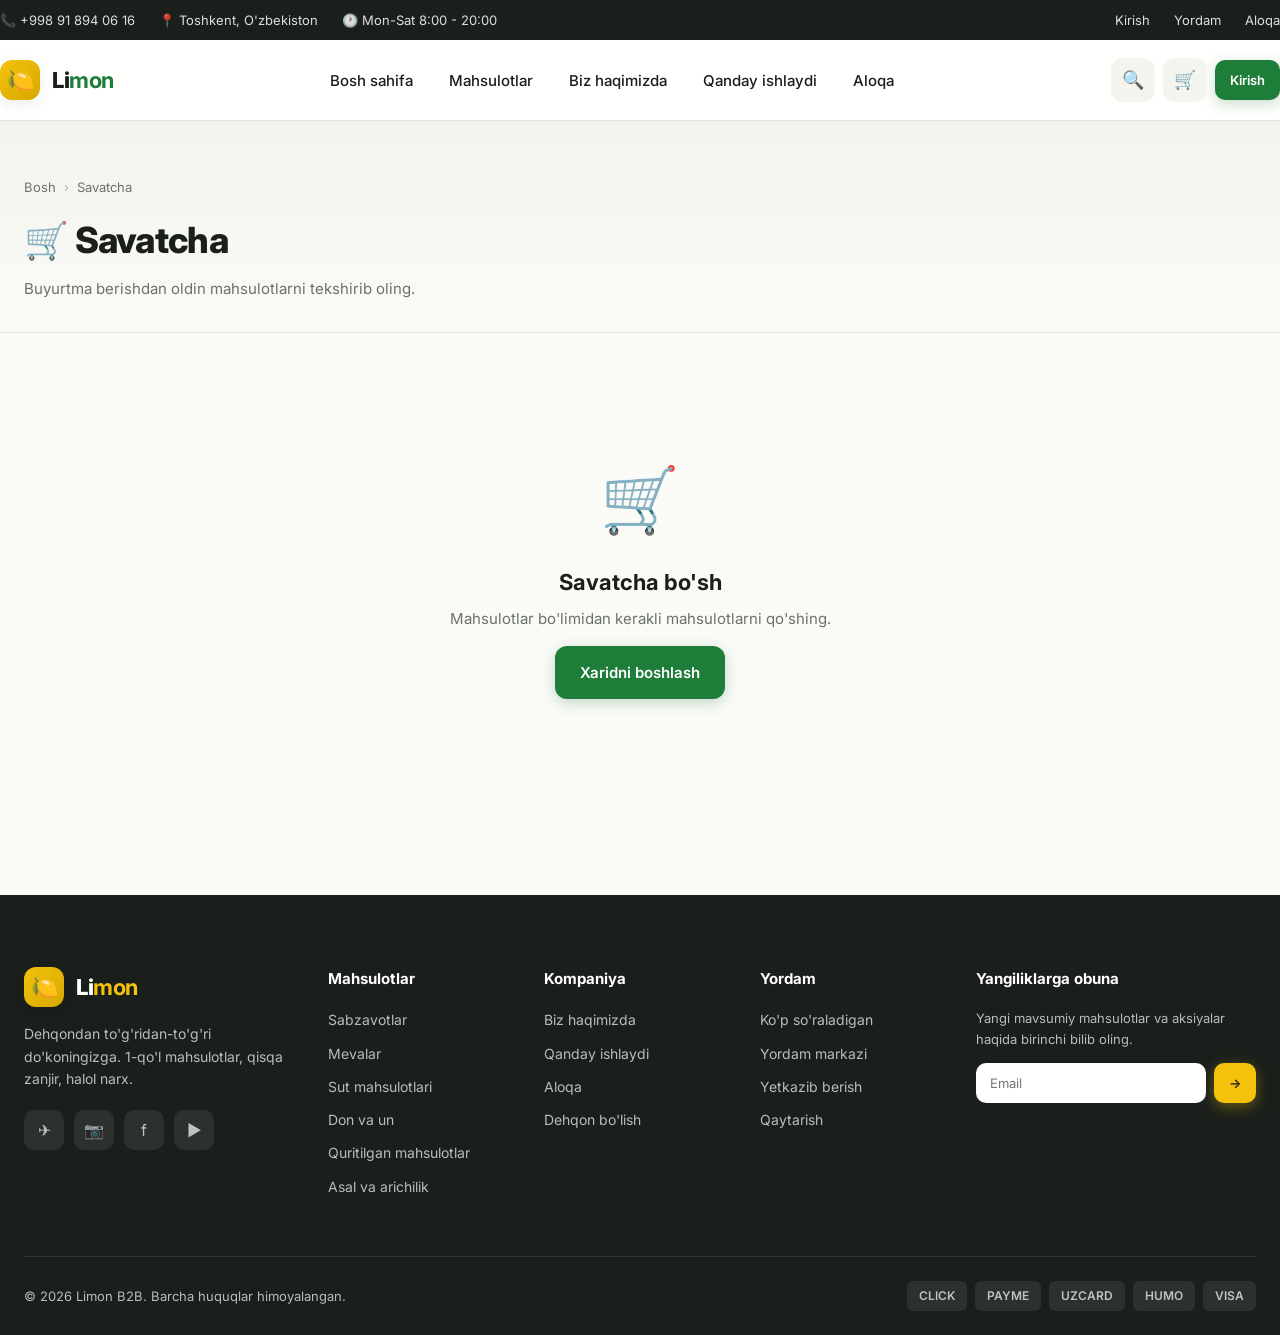
<file: cart.html>
<!DOCTYPE html>
<html lang="uz">
<head>
<meta charset="UTF-8">
<meta name="viewport" content="width=device-width, initial-scale=1.0">
<title>Savatcha — Limon</title>
<link href="https://fonts.googleapis.com/css2?family=Inter:wght@400;500;600;700;800;900&display=swap" rel="stylesheet">
<link rel="stylesheet" href="css/style.css">
<link rel="stylesheet" href="css/components.css">
<link rel="stylesheet" href="css/responsive.css">
</head>
<body data-page="cart">

<div id="headerSlot"></div>

<section class="page-head">
  <div class="container">
    <div class="breadcrumb">
      <a href="index.html">Bosh</a><span class="sep">›</span><span>Savatcha</span>
    </div>
    <h1>🛒 Savatcha</h1>
    <p>Buyurtma berishdan oldin mahsulotlarni tekshirib oling.</p>
  </div>
</section>

<section class="section-sm">
  <div class="container" id="cartRoot">
    <div class="spinner"></div>
  </div>
</section>

<div id="footerSlot"></div>

<script src="js/data.js"></script>
<script src="js/api.js"></script>
<script src="js/main.js"></script>
<script src="js/cart.js"></script>
</body>
</html>
</file>
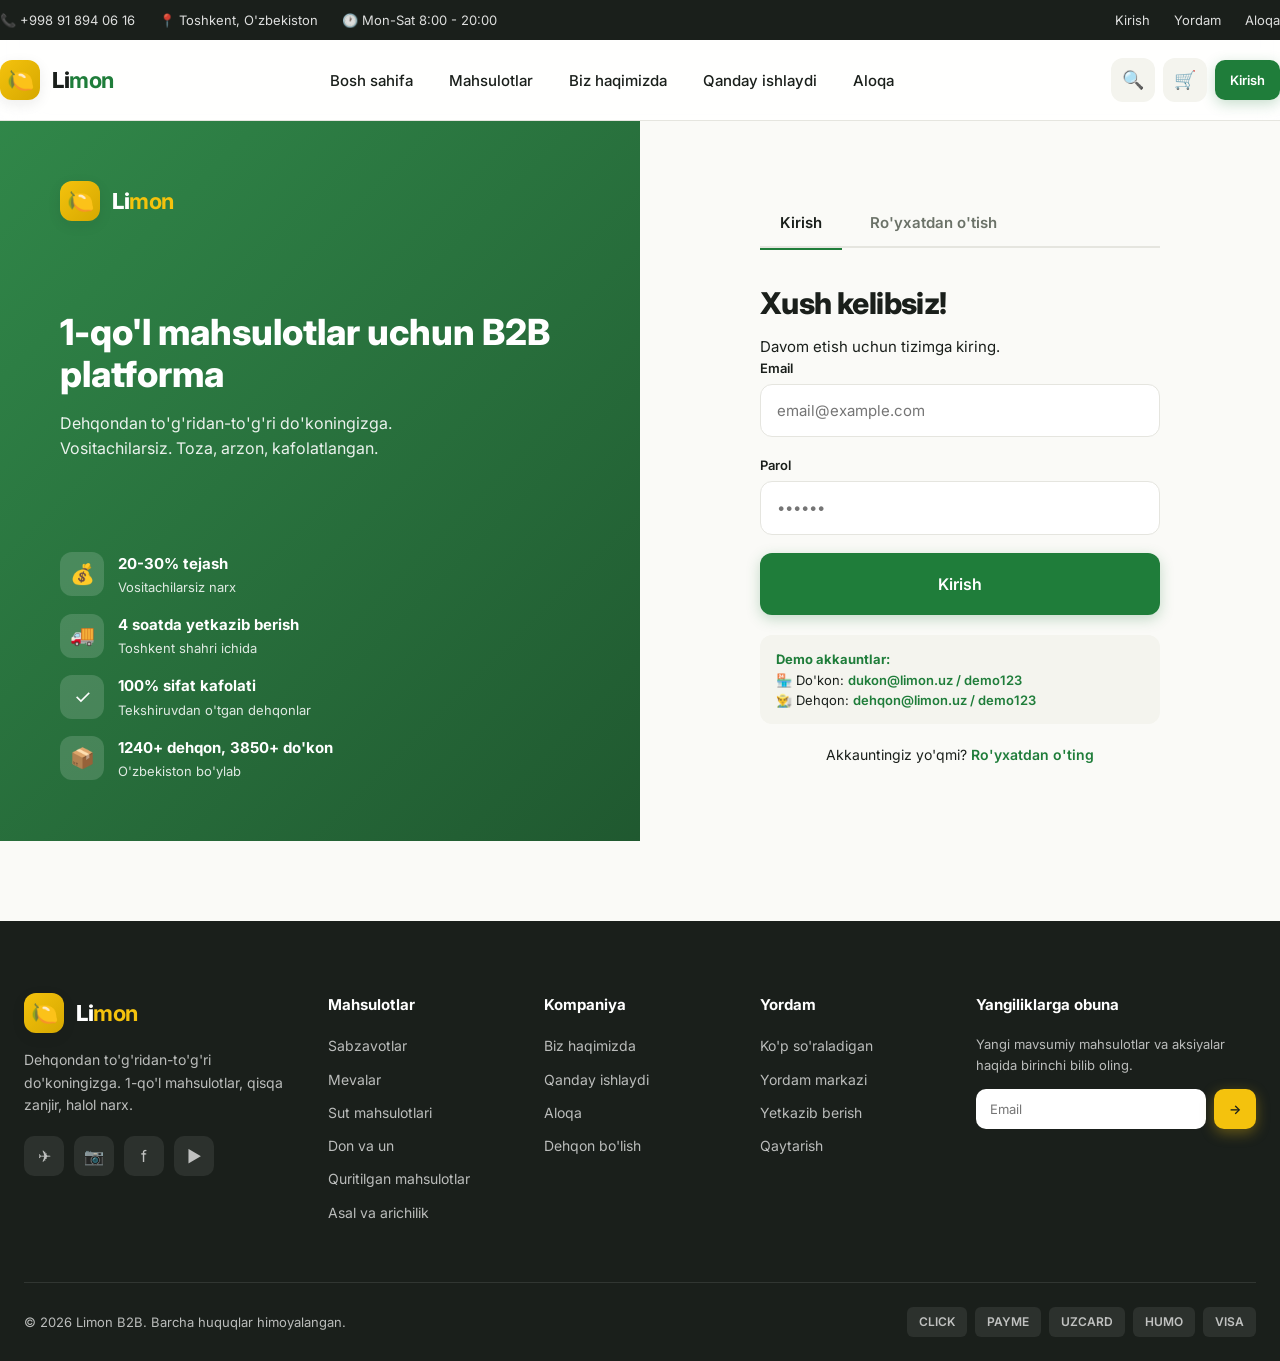
<file: checkout.html>
<!DOCTYPE html>
<html lang="uz">
<head>
<meta charset="UTF-8">
<meta name="viewport" content="width=device-width, initial-scale=1.0">
<title>Rasmiylashtirish — Limon</title>
<link href="https://fonts.googleapis.com/css2?family=Inter:wght@400;500;600;700;800;900&display=swap" rel="stylesheet">
<link rel="stylesheet" href="css/style.css">
<link rel="stylesheet" href="css/components.css">
<link rel="stylesheet" href="css/responsive.css">
</head>
<body data-page="checkout">

<div id="headerSlot"></div>

<section class="section-sm">
  <div class="container" id="checkoutRoot">
    <div class="spinner"></div>
  </div>
</section>

<div id="footerSlot"></div>

<script src="js/data.js"></script>
<script src="js/api.js"></script>
<script src="js/main.js"></script>
<script src="js/checkout.js"></script>
</body>
</html>
</file>
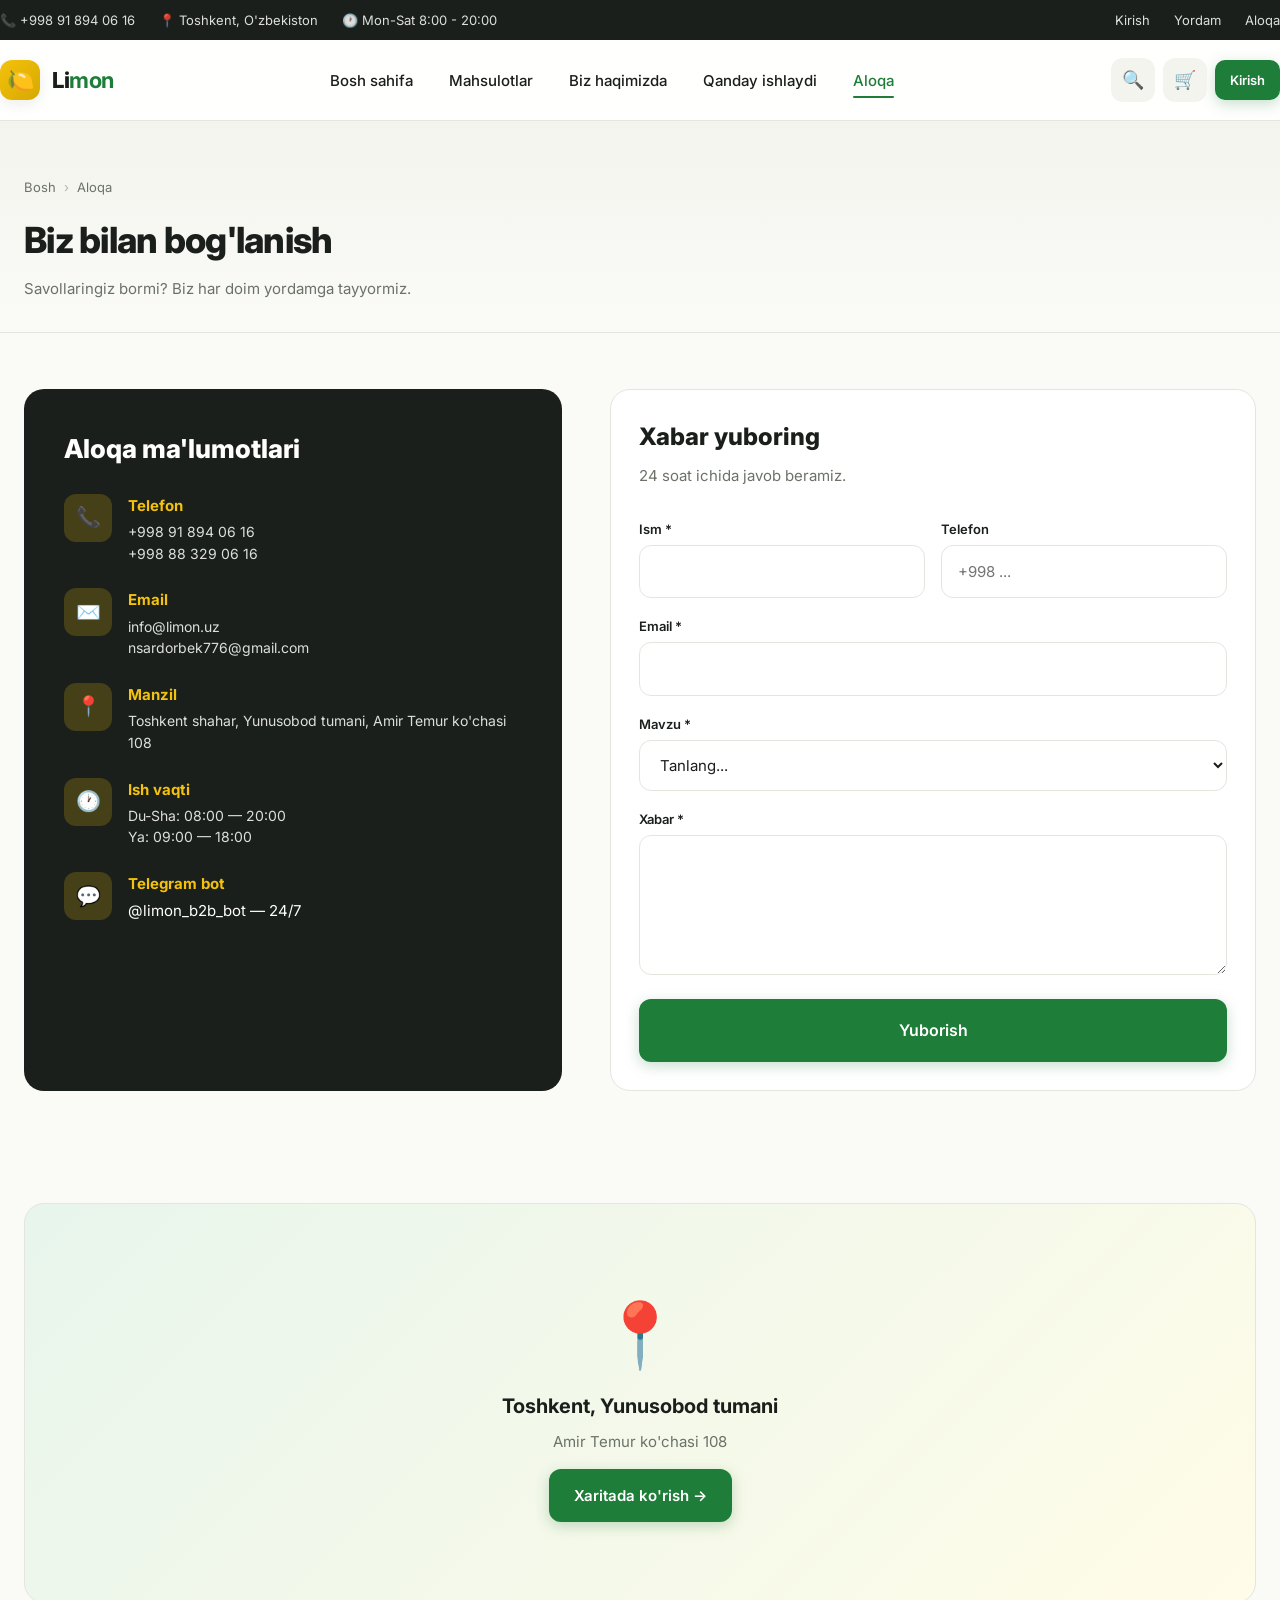
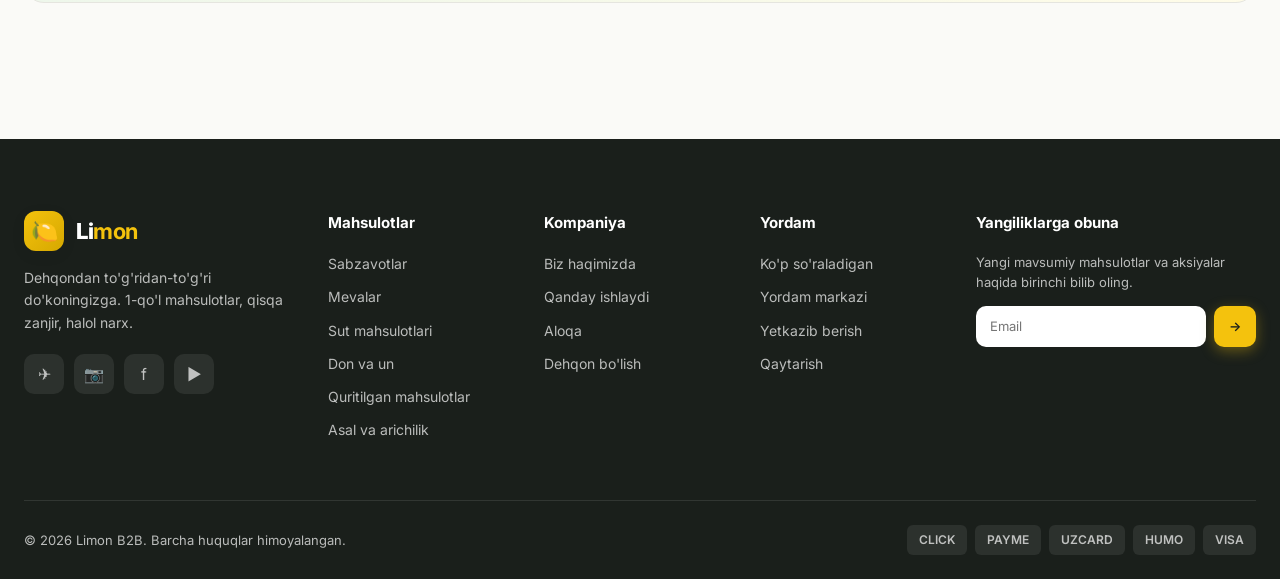
<file: contact.html>
<!DOCTYPE html>
<html lang="uz">
<head>
<meta charset="UTF-8">
<meta name="viewport" content="width=device-width, initial-scale=1.0">
<title>Aloqa — Limon</title>
<link href="https://fonts.googleapis.com/css2?family=Inter:wght@400;500;600;700;800;900&display=swap" rel="stylesheet">
<link rel="stylesheet" href="css/style.css">
<link rel="stylesheet" href="css/components.css">
<link rel="stylesheet" href="css/responsive.css">
</head>
<body data-page="contact">

<div id="headerSlot"></div>

<section class="page-head">
  <div class="container">
    <div class="breadcrumb">
      <a href="index.html">Bosh</a><span class="sep">›</span><span>Aloqa</span>
    </div>
    <h1>Biz bilan bog'lanish</h1>
    <p>Savollaringiz bormi? Biz har doim yordamga tayyormiz.</p>
  </div>
</section>

<section class="section-sm">
  <div class="container">
    <div class="contact-grid">
      <div class="contact-info">
        <h2>Aloqa ma'lumotlari</h2>

        <div class="contact-item">
          <div class="ico">📞</div>
          <div>
            <h4>Telefon</h4>
            <p>+998 91 894 06 16<br>+998 88 329 06 16</p>
          </div>
        </div>

        <div class="contact-item">
          <div class="ico">✉️</div>
          <div>
            <h4>Email</h4>
            <p>info@limon.uz<br>nsardorbek776@gmail.com</p>
          </div>
        </div>

        <div class="contact-item">
          <div class="ico">📍</div>
          <div>
            <h4>Manzil</h4>
            <p>Toshkent shahar, Yunusobod tumani, Amir Temur ko'chasi 108</p>
          </div>
        </div>

        <div class="contact-item">
          <div class="ico">🕐</div>
          <div>
            <h4>Ish vaqti</h4>
            <p>Du-Sha: 08:00 — 20:00<br>Ya: 09:00 — 18:00</p>
          </div>
        </div>

        <div class="contact-item">
          <div class="ico">💬</div>
          <div>
            <h4>Telegram bot</h4>
            <a href='https://t.me/limon_b2b_bot' target='_blank'>@limon_b2b_bot — 24/7</a>
          </div>
        </div>
      </div>

      <div class="checkout-form" style="margin:0;">
        <h2 style="font-size:24px; font-weight:800; margin-bottom:8px;">Xabar yuboring</h2>
        <p class="text-muted mb-8">24 soat ichida javob beramiz.</p>

        <form id="contactForm">
          <div class="form-row">
            <div class="form-group">
              <label class="form-label">Ism *</label>
              <input class="form-input" name="name" required>
            </div>
            <div class="form-group">
              <label class="form-label">Telefon</label>
              <input class="form-input" name="phone" placeholder="+998 ...">
            </div>
          </div>
          <div class="form-group">
            <label class="form-label">Email *</label>
            <input class="form-input" type="email" name="email" required>
          </div>
          <div class="form-group">
            <label class="form-label">Mavzu *</label>
            <select class="form-select" name="topic" required>
              <option value="">Tanlang...</option>
              <option>Yangi mijoz sifatida</option>
              <option>Dehqon bo'lib qo'shilish</option>
              <option>Texnik yordam</option>
              <option>Buyurtma bo'yicha savol</option>
              <option>Hamkorlik takliflari</option>
              <option>Boshqa</option>
            </select>
          </div>
          <div class="form-group">
            <label class="form-label">Xabar *</label>
            <textarea class="form-textarea" name="message" required style="min-height:140px;"></textarea>
          </div>
          <button class="btn btn-primary btn-block btn-lg" type="submit">Yuborish</button>
        </form>
      </div>
    </div>
  </div>
</section>

<!-- MAP placeholder -->
<section class="section-sm">
  <div class="container">
    <div style="background:var(--surface); border:1.5px solid var(--border); border-radius:20px; overflow:hidden; height:400px; display:grid; place-items:center; background:linear-gradient(135deg, var(--primary-light), #FFFCE8);">
      <div style="text-align:center;">
        <div style="font-size:64px;">📍</div>
        <h3 style="font-size:20px; font-weight:700; margin:8px 0;">Toshkent, Yunusobod tumani</h3>
        <p class="text-muted">Amir Temur ko'chasi 108</p>
        <a href="https://yandex.com/maps/" target="_blank" class="btn btn-primary mt-4">Xaritada ko'rish →</a>
      </div>
    </div>
  </div>
</section>

<div id="footerSlot"></div>

<script src="js/data.js"></script>
<script src="js/api.js"></script>
<script src="js/main.js"></script>
<script>
  document.addEventListener("DOMContentLoaded", () => {
    document.getElementById("contactForm").addEventListener("submit", (e) => {
      e.preventDefault();
      const btn = e.target.querySelector("button[type=submit]");
      btn.disabled = true; btn.textContent = "Yuborilmoqda...";
      setTimeout(() => {
        toast("Xabaringiz yuborildi! 24 soat ichida javob beramiz.", "success");
        e.target.reset();
        btn.disabled = false; btn.textContent = "Yuborish";
      }, 800);
    });
  });
</script>
</body>
</html>
</file>
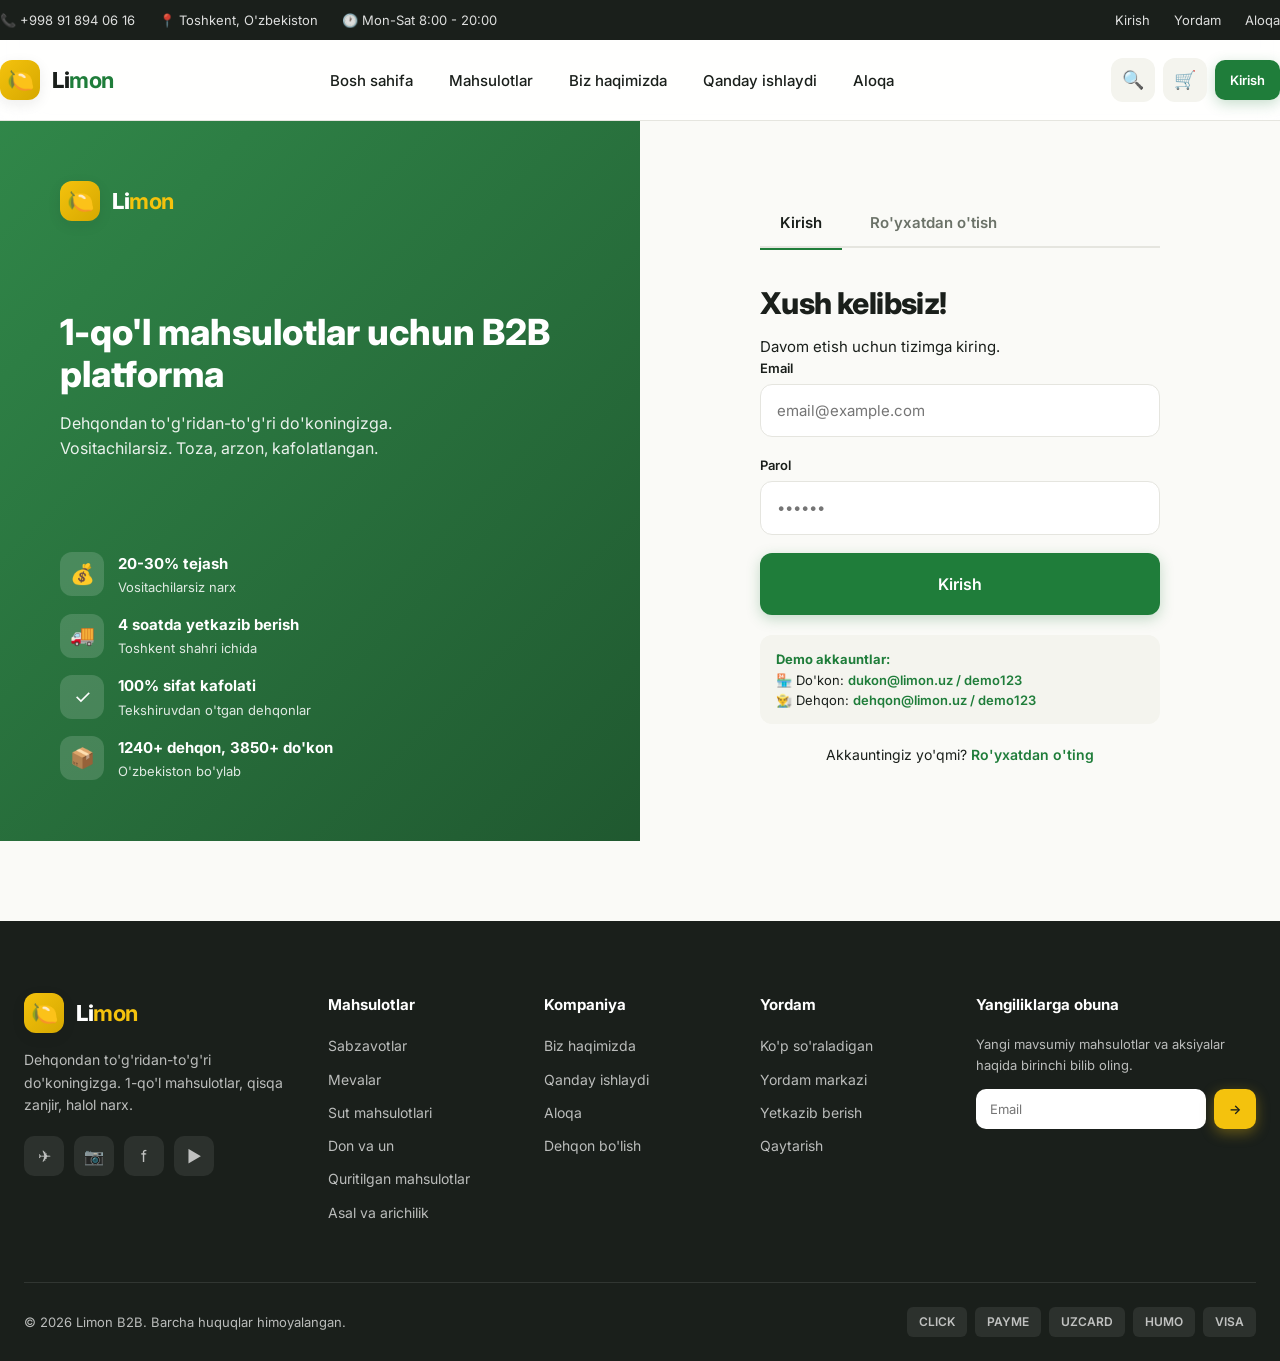
<file: dashboard.html>
<!DOCTYPE html>
<html lang="uz">
<head>
<meta charset="UTF-8">
<meta name="viewport" content="width=device-width, initial-scale=1.0">
<title>Kabinet — Limon</title>
<link href="https://fonts.googleapis.com/css2?family=Inter:wght@400;500;600;700;800;900&display=swap" rel="stylesheet">
<link rel="stylesheet" href="css/style.css">
<link rel="stylesheet" href="css/components.css">
<link rel="stylesheet" href="css/responsive.css">
</head>
<body data-page="dashboard">

<div id="headerSlot"></div>

<section class="section-sm">
  <div class="container" id="dashRoot">
    <div class="spinner"></div>
  </div>
</section>

<div id="footerSlot"></div>

<script src="js/data.js"></script>
<script src="js/api.js"></script>
<script src="js/main.js"></script>
<script src="js/dashboard.js"></script>
</body>
</html>
</file>
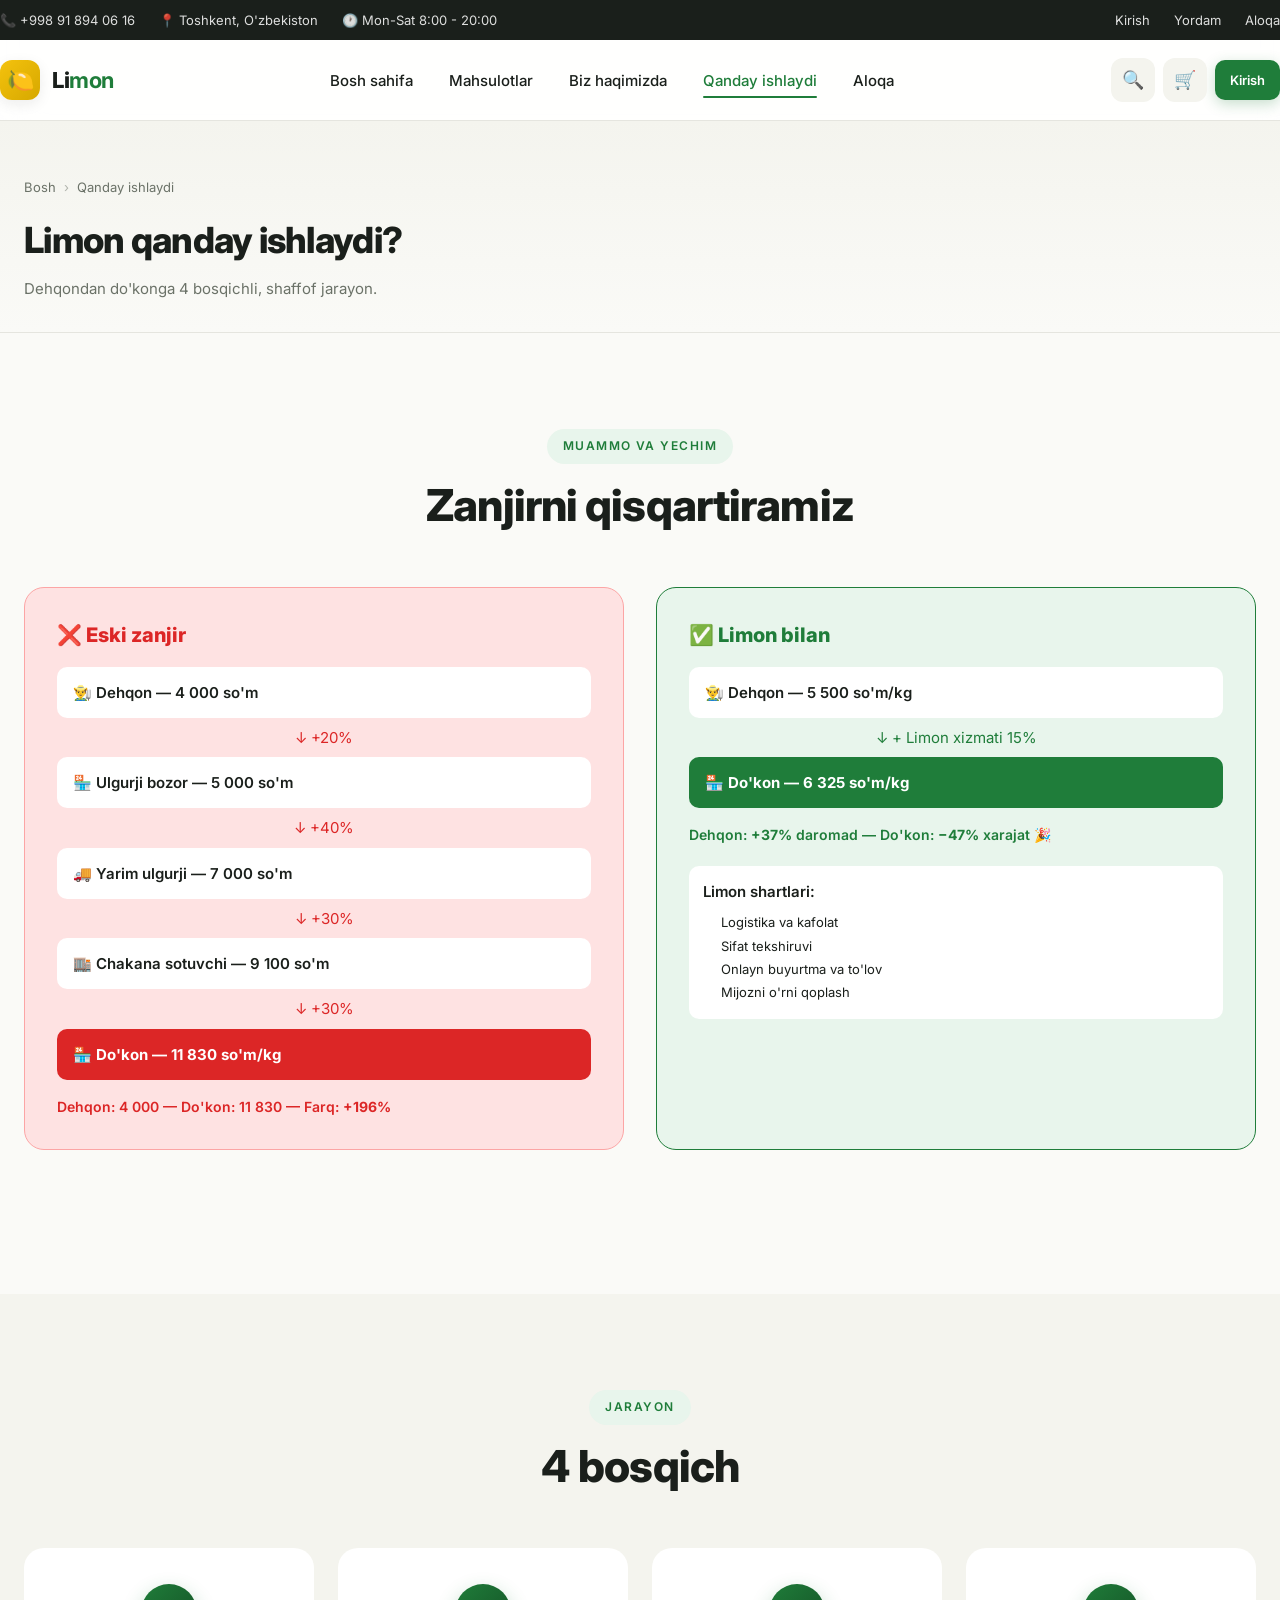
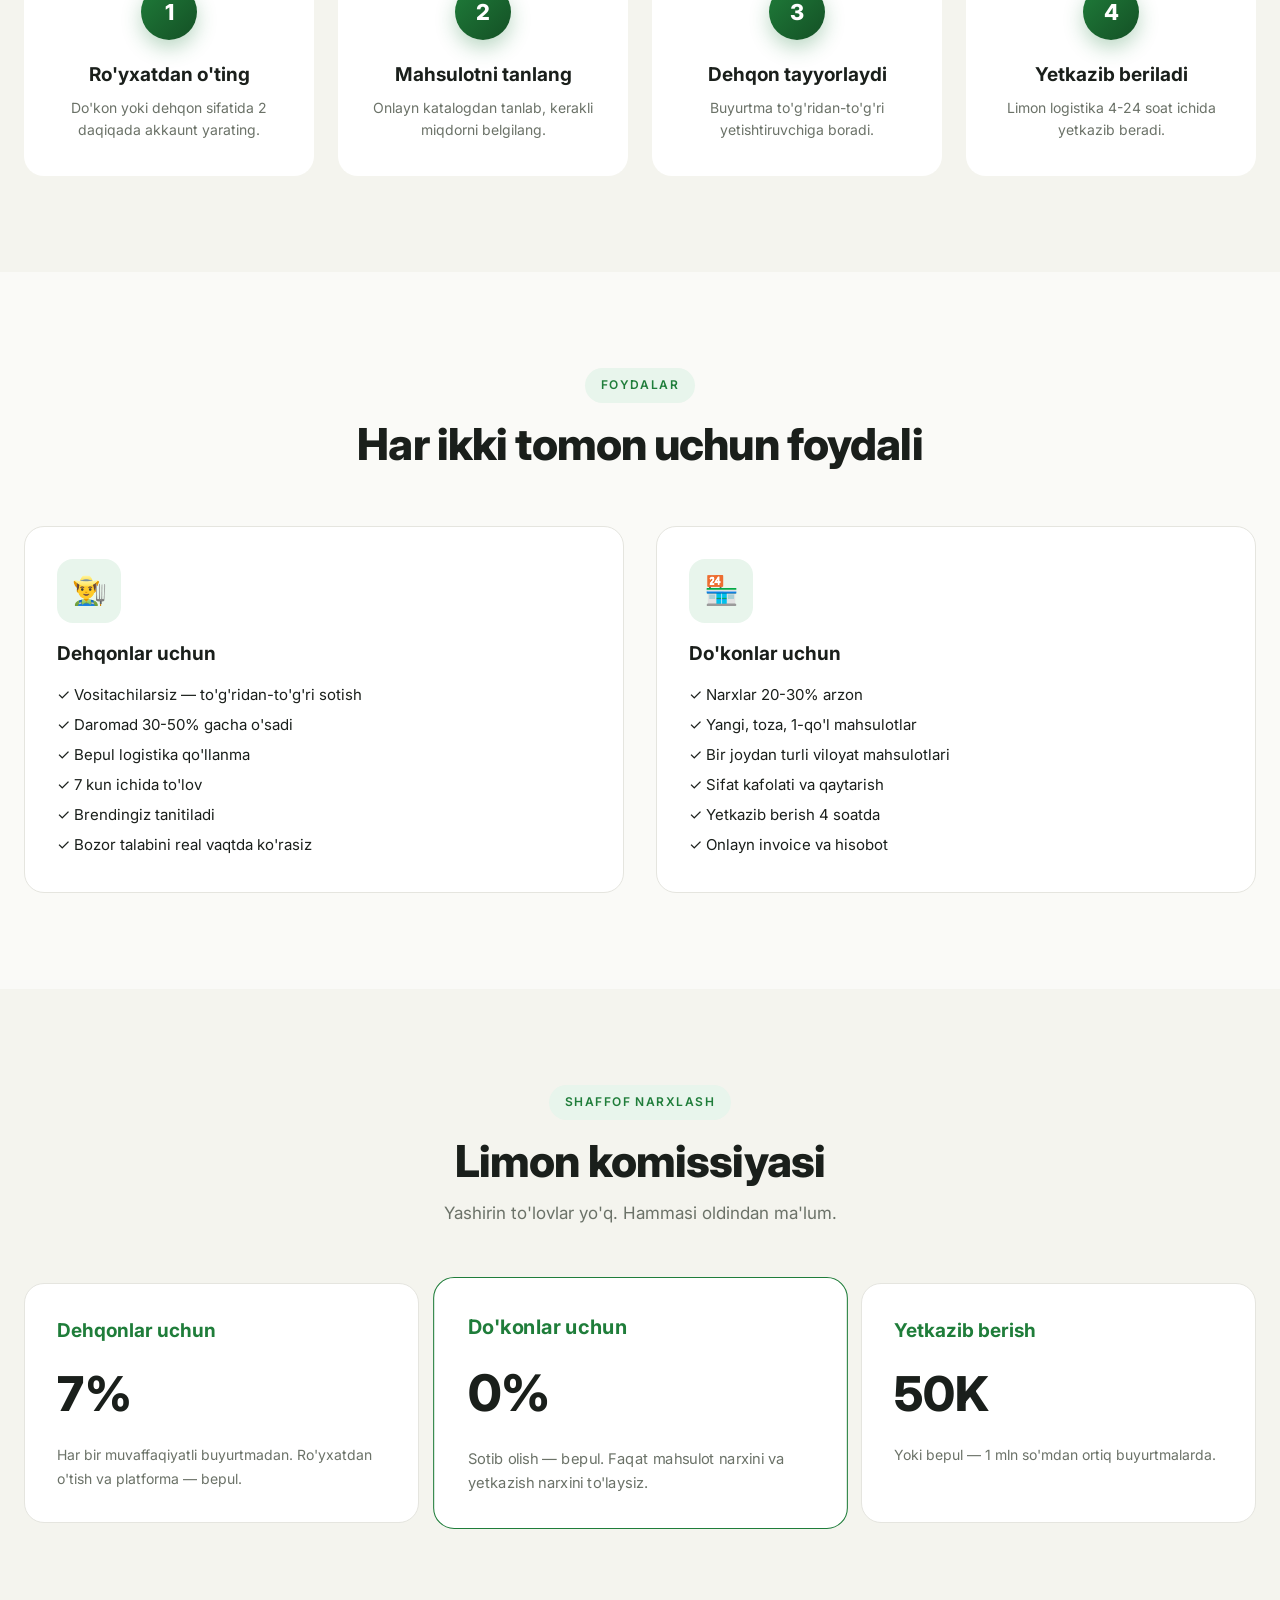
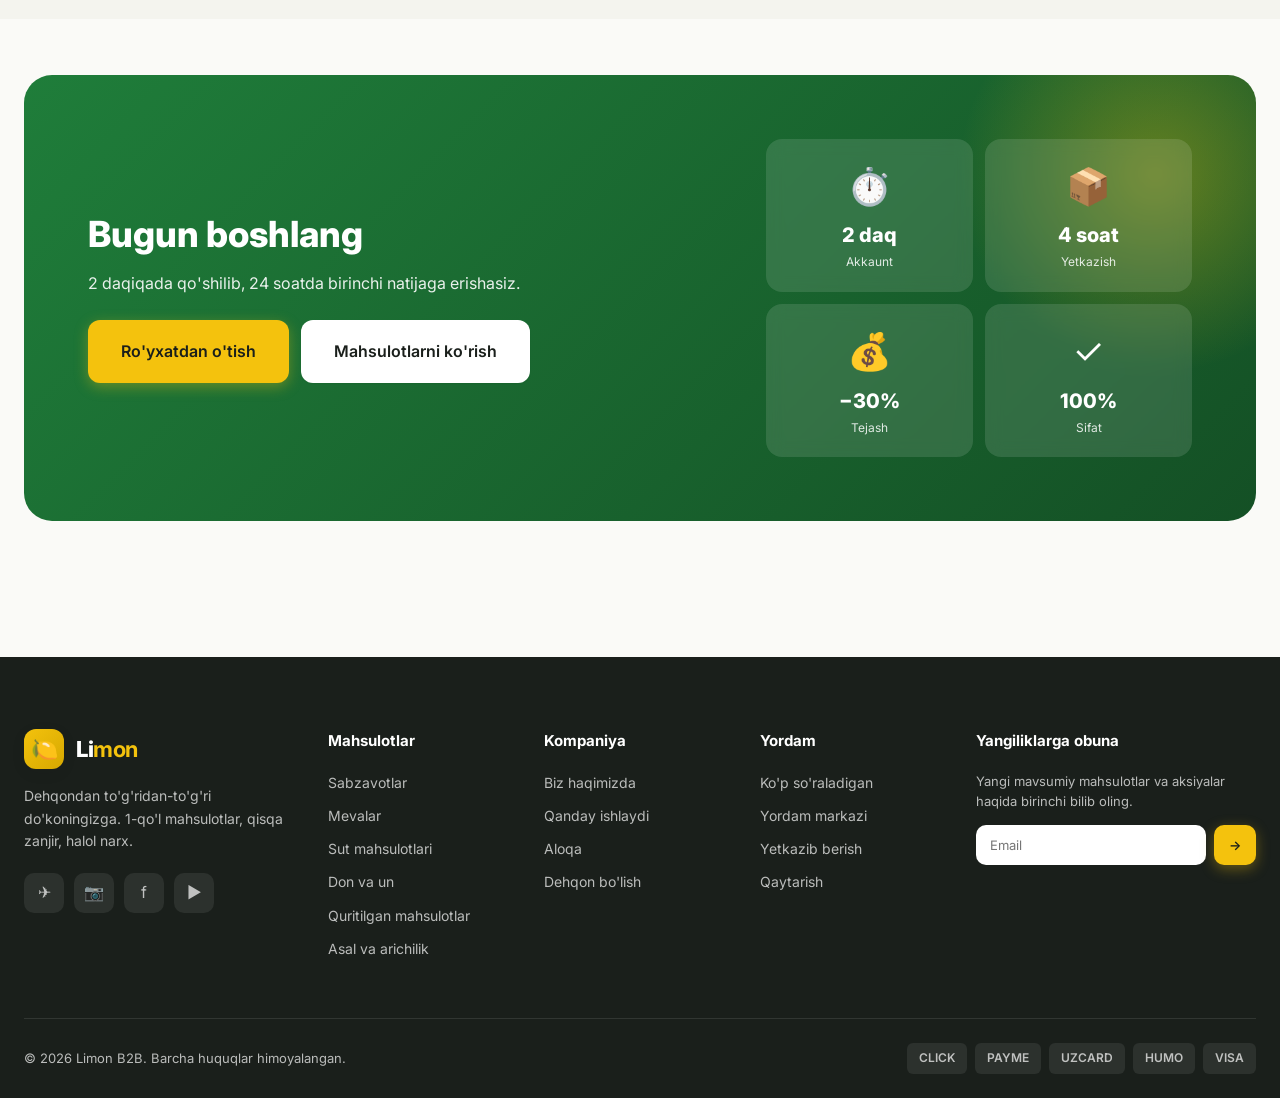
<file: how.html>
<!DOCTYPE html>
<html lang="uz">
<head>
<meta charset="UTF-8">
<meta name="viewport" content="width=device-width, initial-scale=1.0">
<title>Qanday ishlaydi — Limon</title>
<link href="https://fonts.googleapis.com/css2?family=Inter:wght@400;500;600;700;800;900&display=swap" rel="stylesheet">
<link rel="stylesheet" href="css/style.css">
<link rel="stylesheet" href="css/components.css">
<link rel="stylesheet" href="css/responsive.css">
</head>
<body data-page="how">

<div id="headerSlot"></div>

<section class="page-head">
  <div class="container">
    <div class="breadcrumb">
      <a href="index.html">Bosh</a><span class="sep">›</span><span>Qanday ishlaydi</span>
    </div>
    <h1>Limon qanday ishlaydi?</h1>
    <p>Dehqondan do'konga 4 bosqichli, shaffof jarayon.</p>
  </div>
</section>

<!-- COMPARISON -->
<section class="section">
  <div class="container">
    <div class="section-head">
      <span class="section-tag">Muammo va yechim</span>
      <h2 class="section-title">Zanjirni qisqartiramiz</h2>
    </div>

    <div style="display:grid; grid-template-columns:1fr 1fr; gap:32px; margin-bottom:48px;" class="comp-grid">
      <div style="background:#FEE2E2; padding:32px; border-radius:20px; border:1.5px solid #FCA5A5;">
        <h3 style="font-size:20px; font-weight:800; color:var(--danger); margin-bottom:16px;">❌ Eski zanjir</h3>
        <div style="display:flex; flex-direction:column; gap:8px;">
          <div style="background:#fff; padding:14px 16px; border-radius:10px; font-weight:600;">👨‍🌾 Dehqon — 4 000 so'm</div>
          <div style="text-align:center; color:var(--danger);">↓ +20%</div>
          <div style="background:#fff; padding:14px 16px; border-radius:10px; font-weight:600;">🏪 Ulgurji bozor — 5 000 so'm</div>
          <div style="text-align:center; color:var(--danger);">↓ +40%</div>
          <div style="background:#fff; padding:14px 16px; border-radius:10px; font-weight:600;">🚚 Yarim ulgurji — 7 000 so'm</div>
          <div style="text-align:center; color:var(--danger);">↓ +30%</div>
          <div style="background:#fff; padding:14px 16px; border-radius:10px; font-weight:600;">🏬 Chakana sotuvchi — 9 100 so'm</div>
          <div style="text-align:center; color:var(--danger);">↓ +30%</div>
          <div style="background:var(--danger); color:#fff; padding:14px 16px; border-radius:10px; font-weight:700;">🏪 Do'kon — 11 830 so'm/kg</div>
        </div>
        <p style="margin-top:16px; font-size:14px; color:var(--danger); font-weight:600;">Dehqon: 4 000 — Do'kon: 11 830 — Farq: <b>+196%</b></p>
      </div>

      <div style="background:var(--primary-light); padding:32px; border-radius:20px; border:1.5px solid var(--primary);">
        <h3 style="font-size:20px; font-weight:800; color:var(--primary); margin-bottom:16px;">✅ Limon bilan</h3>
        <div style="display:flex; flex-direction:column; gap:8px;">
          <div style="background:#fff; padding:14px 16px; border-radius:10px; font-weight:600;">👨‍🌾 Dehqon — 5 500 so'm/kg</div>
          <div style="text-align:center; color:var(--primary);">↓ + Limon xizmati 15%</div>
          <div style="background:var(--primary); color:#fff; padding:14px 16px; border-radius:10px; font-weight:700;">🏪 Do'kon — 6 325 so'm/kg</div>
        </div>
        <p style="margin-top:16px; font-size:14px; color:var(--primary); font-weight:600;">Dehqon: <b>+37%</b> daromad — Do'kon: <b>−47%</b> xarajat 🎉</p>
        <div style="margin-top:20px; padding:14px; background:#fff; border-radius:10px;">
          <p style="font-weight:600;">Limon shartlari:</p>
          <ul style="margin-top:8px; line-height:1.8; font-size:13px; padding-left:18px;">
            <li>Logistika va kafolat</li>
            <li>Sifat tekshiruvi</li>
            <li>Onlayn buyurtma va to'lov</li>
            <li>Mijozni o'rni qoplash</li>
          </ul>
        </div>
      </div>
    </div>
  </div>
</section>

<!-- HOW STEPS -->
<section class="section" style="background:var(--surface-2);">
  <div class="container">
    <div class="section-head">
      <span class="section-tag">Jarayon</span>
      <h2 class="section-title">4 bosqich</h2>
    </div>
    <div class="how-grid">
      <div class="how-step"><div class="how-num">1</div><h3>Ro'yxatdan o'ting</h3><p>Do'kon yoki dehqon sifatida 2 daqiqada akkaunt yarating.</p></div>
      <div class="how-step"><div class="how-num">2</div><h3>Mahsulotni tanlang</h3><p>Onlayn katalogdan tanlab, kerakli miqdorni belgilang.</p></div>
      <div class="how-step"><div class="how-num">3</div><h3>Dehqon tayyorlaydi</h3><p>Buyurtma to'g'ridan-to'g'ri yetishtiruvchiga boradi.</p></div>
      <div class="how-step"><div class="how-num">4</div><h3>Yetkazib beriladi</h3><p>Limon logistika 4-24 soat ichida yetkazib beradi.</p></div>
    </div>
  </div>
</section>

<!-- DEHQON / DUKON BENEFIT -->
<section class="section">
  <div class="container">
    <div class="section-head">
      <span class="section-tag">Foydalar</span>
      <h2 class="section-title">Har ikki tomon uchun foydali</h2>
    </div>

    <div style="display:grid; grid-template-columns:1fr 1fr; gap:32px;" class="comp-grid">
      <div class="value-card">
        <div class="value-icon">👨‍🌾</div>
        <h3>Dehqonlar uchun</h3>
        <ul style="line-height:2; font-size:15px; color:var(--text); margin-top:12px;">
          <li>✓ Vositachilarsiz — to'g'ridan-to'g'ri sotish</li>
          <li>✓ Daromad 30-50% gacha o'sadi</li>
          <li>✓ Bepul logistika qo'llanma</li>
          <li>✓ 7 kun ichida to'lov</li>
          <li>✓ Brendingiz tanitiladi</li>
          <li>✓ Bozor talabini real vaqtda ko'rasiz</li>
        </ul>
      </div>
      <div class="value-card">
        <div class="value-icon">🏪</div>
        <h3>Do'konlar uchun</h3>
        <ul style="line-height:2; font-size:15px; color:var(--text); margin-top:12px;">
          <li>✓ Narxlar 20-30% arzon</li>
          <li>✓ Yangi, toza, 1-qo'l mahsulotlar</li>
          <li>✓ Bir joydan turli viloyat mahsulotlari</li>
          <li>✓ Sifat kafolati va qaytarish</li>
          <li>✓ Yetkazib berish 4 soatda</li>
          <li>✓ Onlayn invoice va hisobot</li>
        </ul>
      </div>
    </div>
  </div>
</section>

<!-- PRICING / COMMISSION -->
<section class="section" style="background:var(--surface-2);">
  <div class="container">
    <div class="section-head">
      <span class="section-tag">Shaffof narxlash</span>
      <h2 class="section-title">Limon komissiyasi</h2>
      <p class="section-subtitle">Yashirin to'lovlar yo'q. Hammasi oldindan ma'lum.</p>
    </div>
    <div style="display:grid; grid-template-columns:repeat(3,1fr); gap:24px;" class="comp-grid">
      <div class="value-card">
        <h3 style="color:var(--primary); margin-bottom:6px;">Dehqonlar uchun</h3>
        <h2 style="font-size:48px; font-weight:800; margin:12px 0;">7%</h2>
        <p>Har bir muvaffaqiyatli buyurtmadan. Ro'yxatdan o'tish va platforma — bepul.</p>
      </div>
      <div class="value-card" style="border-color:var(--primary); transform:scale(1.05);">
        <h3 style="color:var(--primary); margin-bottom:6px;">Do'konlar uchun</h3>
        <h2 style="font-size:48px; font-weight:800; margin:12px 0;">0%</h2>
        <p>Sotib olish — bepul. Faqat mahsulot narxini va yetkazish narxini to'laysiz.</p>
      </div>
      <div class="value-card">
        <h3 style="color:var(--primary); margin-bottom:6px;">Yetkazib berish</h3>
        <h2 style="font-size:48px; font-weight:800; margin:12px 0;">50K</h2>
        <p>Yoki bepul — 1 mln so'mdan ortiq buyurtmalarda.</p>
      </div>
    </div>
  </div>
</section>

<!-- CTA -->
<section class="section-sm">
  <div class="container">
    <div class="cta-banner">
      <div>
        <h2>Bugun boshlang</h2>
        <p>2 daqiqada qo'shilib, 24 soatda birinchi natijaga erishasiz.</p>
        <div class="actions">
          <a href="login.html" class="btn btn-accent btn-lg">Ro'yxatdan o'tish</a>
          <a href="shop.html" class="btn btn-light btn-lg">Mahsulotlarni ko'rish</a>
        </div>
      </div>
      <div class="cta-visual">
        <div class="item"><span>⏱️</span><h5>2 daq</h5><p>Akkaunt</p></div>
        <div class="item"><span>📦</span><h5>4 soat</h5><p>Yetkazish</p></div>
        <div class="item"><span>💰</span><h5>−30%</h5><p>Tejash</p></div>
        <div class="item"><span>✓</span><h5>100%</h5><p>Sifat</p></div>
      </div>
    </div>
  </div>
</section>

<div id="footerSlot"></div>

<script src="js/data.js"></script>
<script src="js/api.js"></script>
<script src="js/main.js"></script>
<style>
  @media (max-width: 900px) {
    .comp-grid { grid-template-columns: 1fr !important; }
  }
</style>
</body>
</html>
</file>
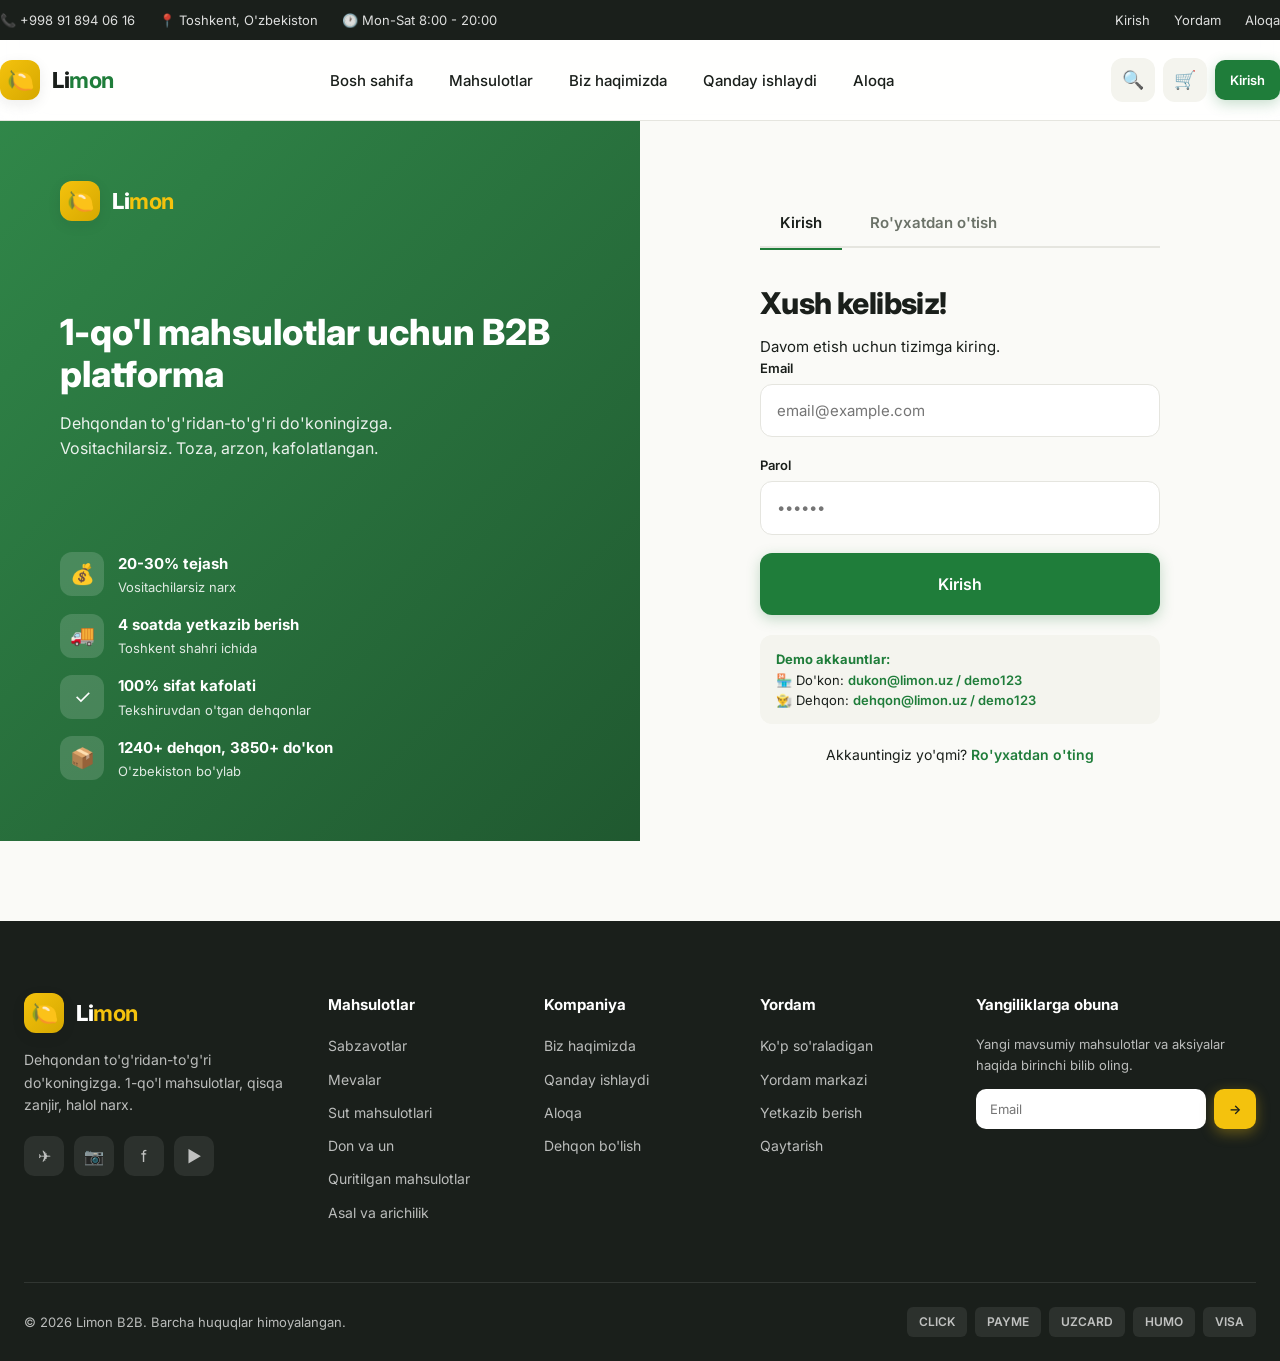
<file: login.html>
<!DOCTYPE html>
<html lang="uz">
<head>
<meta charset="UTF-8">
<meta name="viewport" content="width=device-width, initial-scale=1.0">
<title>Kirish — Limon</title>
<link href="https://fonts.googleapis.com/css2?family=Inter:wght@400;500;600;700;800;900&display=swap" rel="stylesheet">
<link rel="stylesheet" href="css/style.css">
<link rel="stylesheet" href="css/components.css">
<link rel="stylesheet" href="css/responsive.css">
</head>
<body data-page="login">

<div id="headerSlot"></div>

<div class="auth-page">
  <!-- Left brand panel -->
  <div class="auth-side">
    <a href="index.html" class="brand">
      <div class="brand-mark">🍋</div>
      <div class="brand-name" style="color:#fff;">Li<b style="color:var(--accent);">mon</b></div>
    </a>
    <div>
      <h2>1-qo'l mahsulotlar uchun B2B platforma</h2>
      <p>Dehqondan to'g'ridan-to'g'ri do'koningizga. Vositachilarsiz. Toza, arzon, kafolatlangan.</p>
    </div>
    <div class="auth-features">
      <div class="auth-feature">
        <div class="ico">💰</div>
        <div>
          <h4>20-30% tejash</h4>
          <p>Vositachilarsiz narx</p>
        </div>
      </div>
      <div class="auth-feature">
        <div class="ico">🚚</div>
        <div>
          <h4>4 soatda yetkazib berish</h4>
          <p>Toshkent shahri ichida</p>
        </div>
      </div>
      <div class="auth-feature">
        <div class="ico">✓</div>
        <div>
          <h4>100% sifat kafolati</h4>
          <p>Tekshiruvdan o'tgan dehqonlar</p>
        </div>
      </div>
      <div class="auth-feature">
        <div class="ico">📦</div>
        <div>
          <h4>1240+ dehqon, 3850+ do'kon</h4>
          <p>O'zbekiston bo'ylab</p>
        </div>
      </div>
    </div>
  </div>

  <!-- Right form -->
  <div class="auth-content">
    <div style="display:flex; gap:8px; margin-bottom:32px; border-bottom:2px solid var(--border);">
      <button id="tabLogin" class="pd-tab active">Kirish</button>
      <button id="tabReg" class="pd-tab">Ro'yxatdan o'tish</button>
    </div>

    <!-- LOGIN FORM -->
    <form id="formLogin" style="display:block;">
      <h1>Xush kelibsiz!</h1>
      <p>Davom etish uchun tizimga kiring.</p>

      <div id="loginError" class="form-error" style="display:none;"></div>

      <div class="form-group">
        <label class="form-label">Email</label>
        <input class="form-input" type="email" name="email" required placeholder="email@example.com">
      </div>
      <div class="form-group">
        <label class="form-label">Parol</label>
        <input class="form-input" type="password" name="password" required minlength="6" placeholder="••••••">
      </div>
      <button class="btn btn-primary btn-block btn-lg" type="submit">Kirish</button>

      <div class="auth-demo">
        <b>Demo akkauntlar:</b><br>
        🏪 Do'kon: <button type="button" data-demo="dukon@limon.uz" style="color:var(--primary); font-weight:600;">dukon@limon.uz / demo123</button><br>
        👨‍🌾 Dehqon: <button type="button" data-demo="dehqon@limon.uz" style="color:var(--primary); font-weight:600;">dehqon@limon.uz / demo123</button>
      </div>

      <div class="auth-switch">
        Akkauntingiz yo'qmi? <a href="#" onclick="document.getElementById('tabReg').click(); return false;">Ro'yxatdan o'ting</a>
      </div>
    </form>

    <!-- REGISTER FORM -->
    <form id="formReg" style="display:none;">
      <h1>Ro'yxatdan o'tish</h1>
      <p>2 daqiqada akkaunt yarating va Limon'dan foydalanishni boshlang.</p>

      <div id="regError" class="form-error" style="display:none;"></div>

      <div class="role-tabs">
        <div class="role-tab active" data-role="shop">
          <div class="ico">🏪</div>
          <h4>Do'kon</h4>
          <p>Mahsulot sotib olaman</p>
        </div>
        <div class="role-tab" data-role="farmer">
          <div class="ico">👨‍🌾</div>
          <h4>Dehqon</h4>
          <p>Mahsulot sotaman</p>
        </div>
      </div>

      <div class="form-row">
        <div class="form-group">
          <label class="form-label">To'liq ism *</label>
          <input class="form-input" name="name" required>
        </div>
        <div class="form-group">
          <label class="form-label">Telefon *</label>
          <input class="form-input" name="phone" required placeholder="+998 90 ...">
        </div>
      </div>

      <div class="form-group">
        <label class="form-label">Email *</label>
        <input class="form-input" type="email" name="email" required>
      </div>

      <div class="form-row">
        <div class="form-group">
          <label class="form-label">Parol *</label>
          <input class="form-input" type="password" name="password" required minlength="6">
        </div>
        <div class="form-group">
          <label class="form-label">Parolni takrorlang *</label>
          <input class="form-input" type="password" name="password2" required minlength="6">
        </div>
      </div>

      <div class="form-row">
        <div class="form-group">
          <label class="form-label">Viloyat *</label>
          <select class="form-select" name="region" required>
            <option value="">Tanlang...</option>
          </select>
        </div>
        <div class="form-group">
          <label class="form-label">Manzil *</label>
          <input class="form-input" name="address" required placeholder="Tuman, mahalla">
        </div>
      </div>

      <div id="shopFields" style="display:block;">
        <div class="form-group">
          <label class="form-label">Do'kon nomi</label>
          <input class="form-input" name="shopName" placeholder="Yangi Market">
        </div>
      </div>
      <div id="farmerFields" style="display:none;">
        <div class="form-group">
          <label class="form-label">Xo'jalik nomi</label>
          <input class="form-input" name="farmName" placeholder="Toirov fermer xo'jaligi">
        </div>
      </div>

      <button class="btn btn-primary btn-block btn-lg" type="submit">Ro'yxatdan o'tish</button>

      <div class="auth-switch">
        Akkauntingiz bormi? <a href="#" onclick="document.getElementById('tabLogin').click(); return false;">Kirish</a>
      </div>
    </form>
  </div>
</div>

<div id="footerSlot"></div>

<script src="js/data.js"></script>
<script src="js/api.js"></script>
<script src="js/main.js"></script>
<script src="js/auth.js"></script>
</body>
</html>
</file>
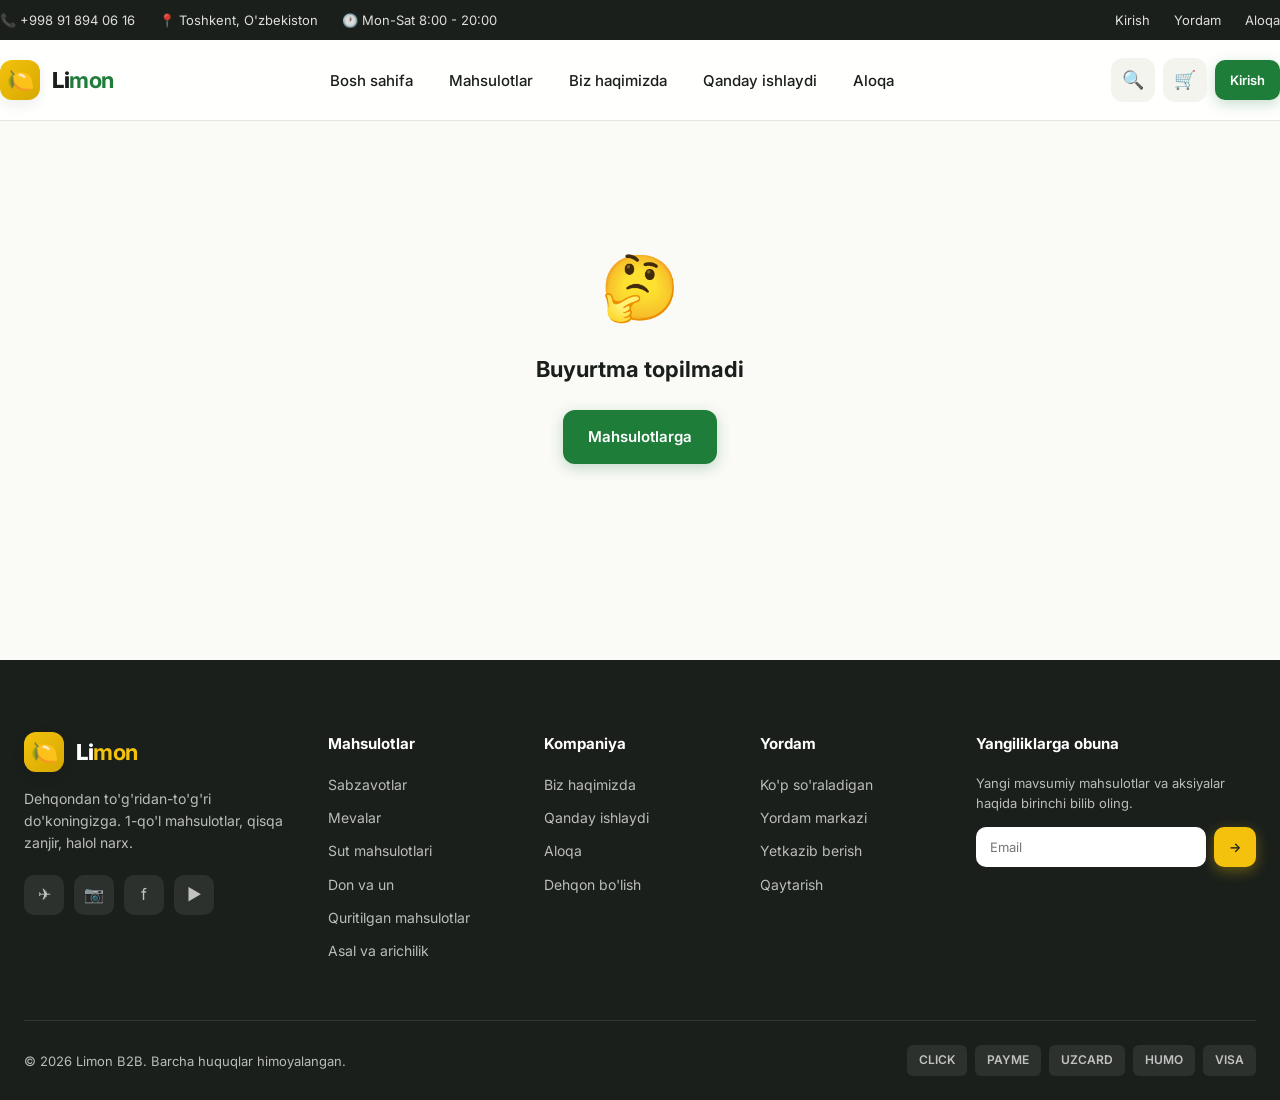
<file: order-success.html>
<!DOCTYPE html>
<html lang="uz">
<head>
<meta charset="UTF-8">
<meta name="viewport" content="width=device-width, initial-scale=1.0">
<title>Buyurtma tasdiqlandi — Limon</title>
<link href="https://fonts.googleapis.com/css2?family=Inter:wght@400;500;600;700;800;900&display=swap" rel="stylesheet">
<link rel="stylesheet" href="css/style.css">
<link rel="stylesheet" href="css/components.css">
<link rel="stylesheet" href="css/responsive.css">
</head>
<body data-page="order-success">

<div id="headerSlot"></div>

<section class="section-sm">
  <div class="container" id="successRoot">
    <div class="spinner"></div>
  </div>
</section>

<div id="footerSlot"></div>

<script src="js/data.js"></script>
<script src="js/api.js"></script>
<script src="js/main.js"></script>
<script src="js/order.js"></script>
</body>
</html>
</file>
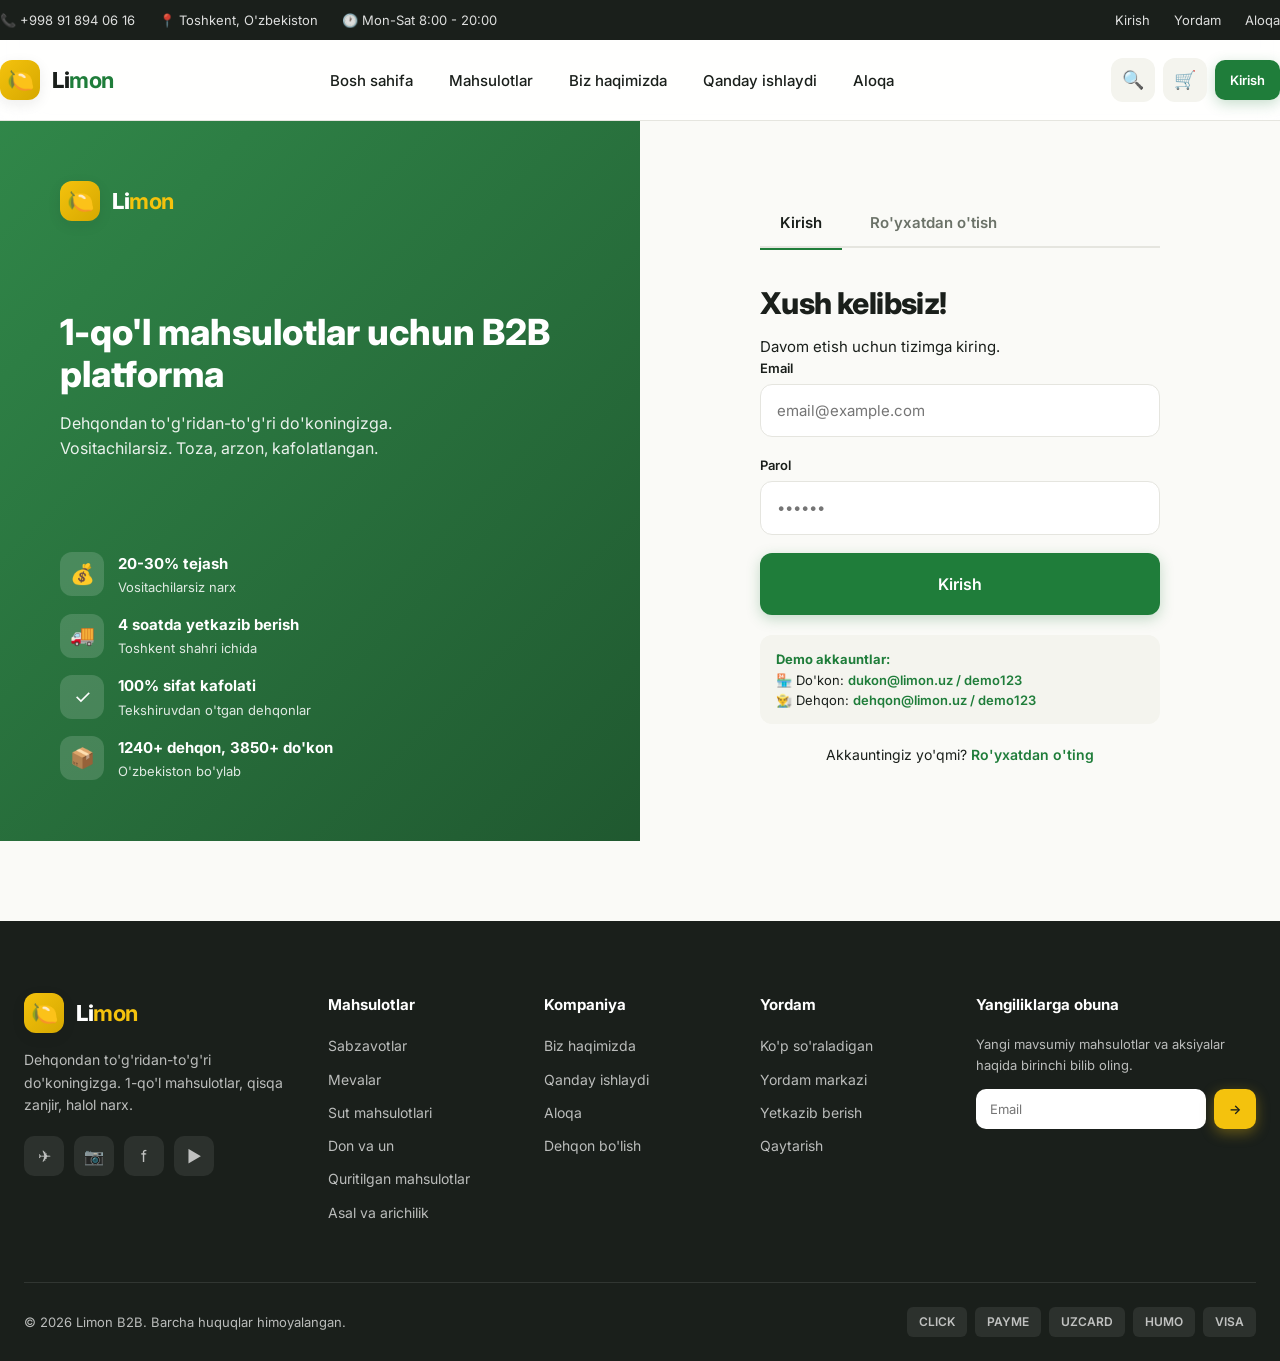
<file: order.html>
<!DOCTYPE html>
<html lang="uz">
<head>
<meta charset="UTF-8">
<meta name="viewport" content="width=device-width, initial-scale=1.0">
<title>Buyurtma kuzatuvi — Limon</title>
<link href="https://fonts.googleapis.com/css2?family=Inter:wght@400;500;600;700;800;900&display=swap" rel="stylesheet">
<link rel="stylesheet" href="css/style.css">
<link rel="stylesheet" href="css/components.css">
<link rel="stylesheet" href="css/responsive.css">
</head>
<body data-page="order">

<div id="headerSlot"></div>

<section class="section-sm">
  <div class="container" id="orderRoot">
    <div class="spinner"></div>
  </div>
</section>

<div id="footerSlot"></div>

<script src="js/data.js"></script>
<script src="js/api.js"></script>
<script src="js/main.js"></script>
<script src="js/order.js"></script>
</body>
</html>
</file>
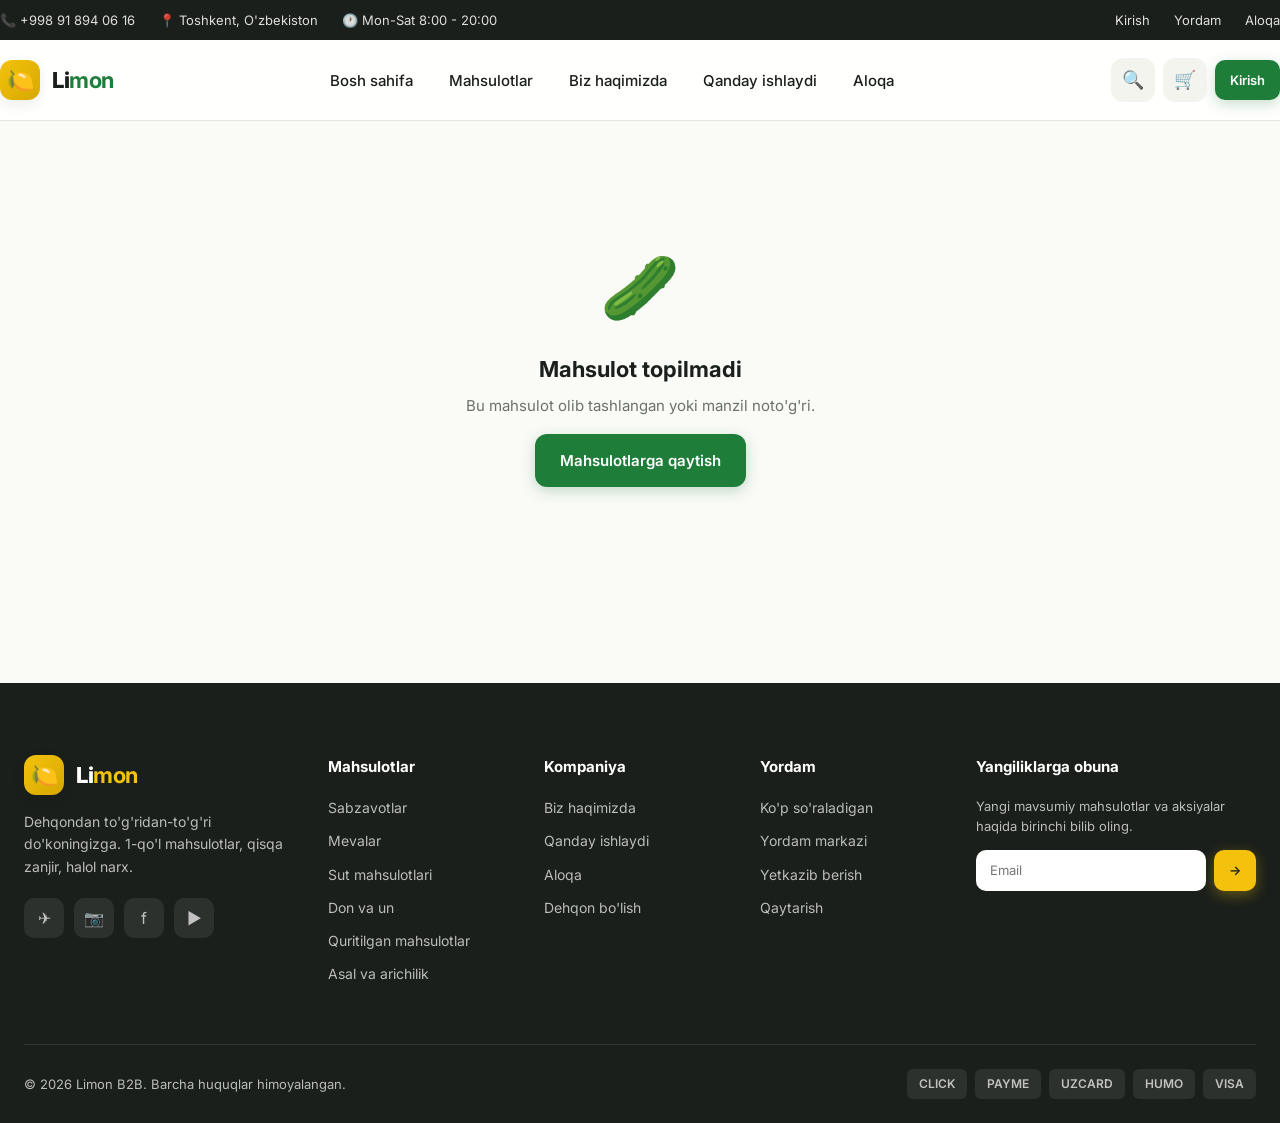
<file: product.html>
<!DOCTYPE html>
<html lang="uz">
<head>
<meta charset="UTF-8">
<meta name="viewport" content="width=device-width, initial-scale=1.0">
<title>Mahsulot — Limon</title>
<link href="https://fonts.googleapis.com/css2?family=Inter:wght@400;500;600;700;800;900&display=swap" rel="stylesheet">
<link rel="stylesheet" href="css/style.css">
<link rel="stylesheet" href="css/components.css">
<link rel="stylesheet" href="css/responsive.css">
</head>
<body data-page="product">

<div id="headerSlot"></div>

<section class="section-sm">
  <div class="container" id="productRoot">
    <div class="spinner"></div>
  </div>
</section>

<div id="footerSlot"></div>

<script src="js/data.js"></script>
<script src="js/api.js"></script>
<script src="js/main.js"></script>
<script src="js/product.js"></script>
</body>
</html>
</file>
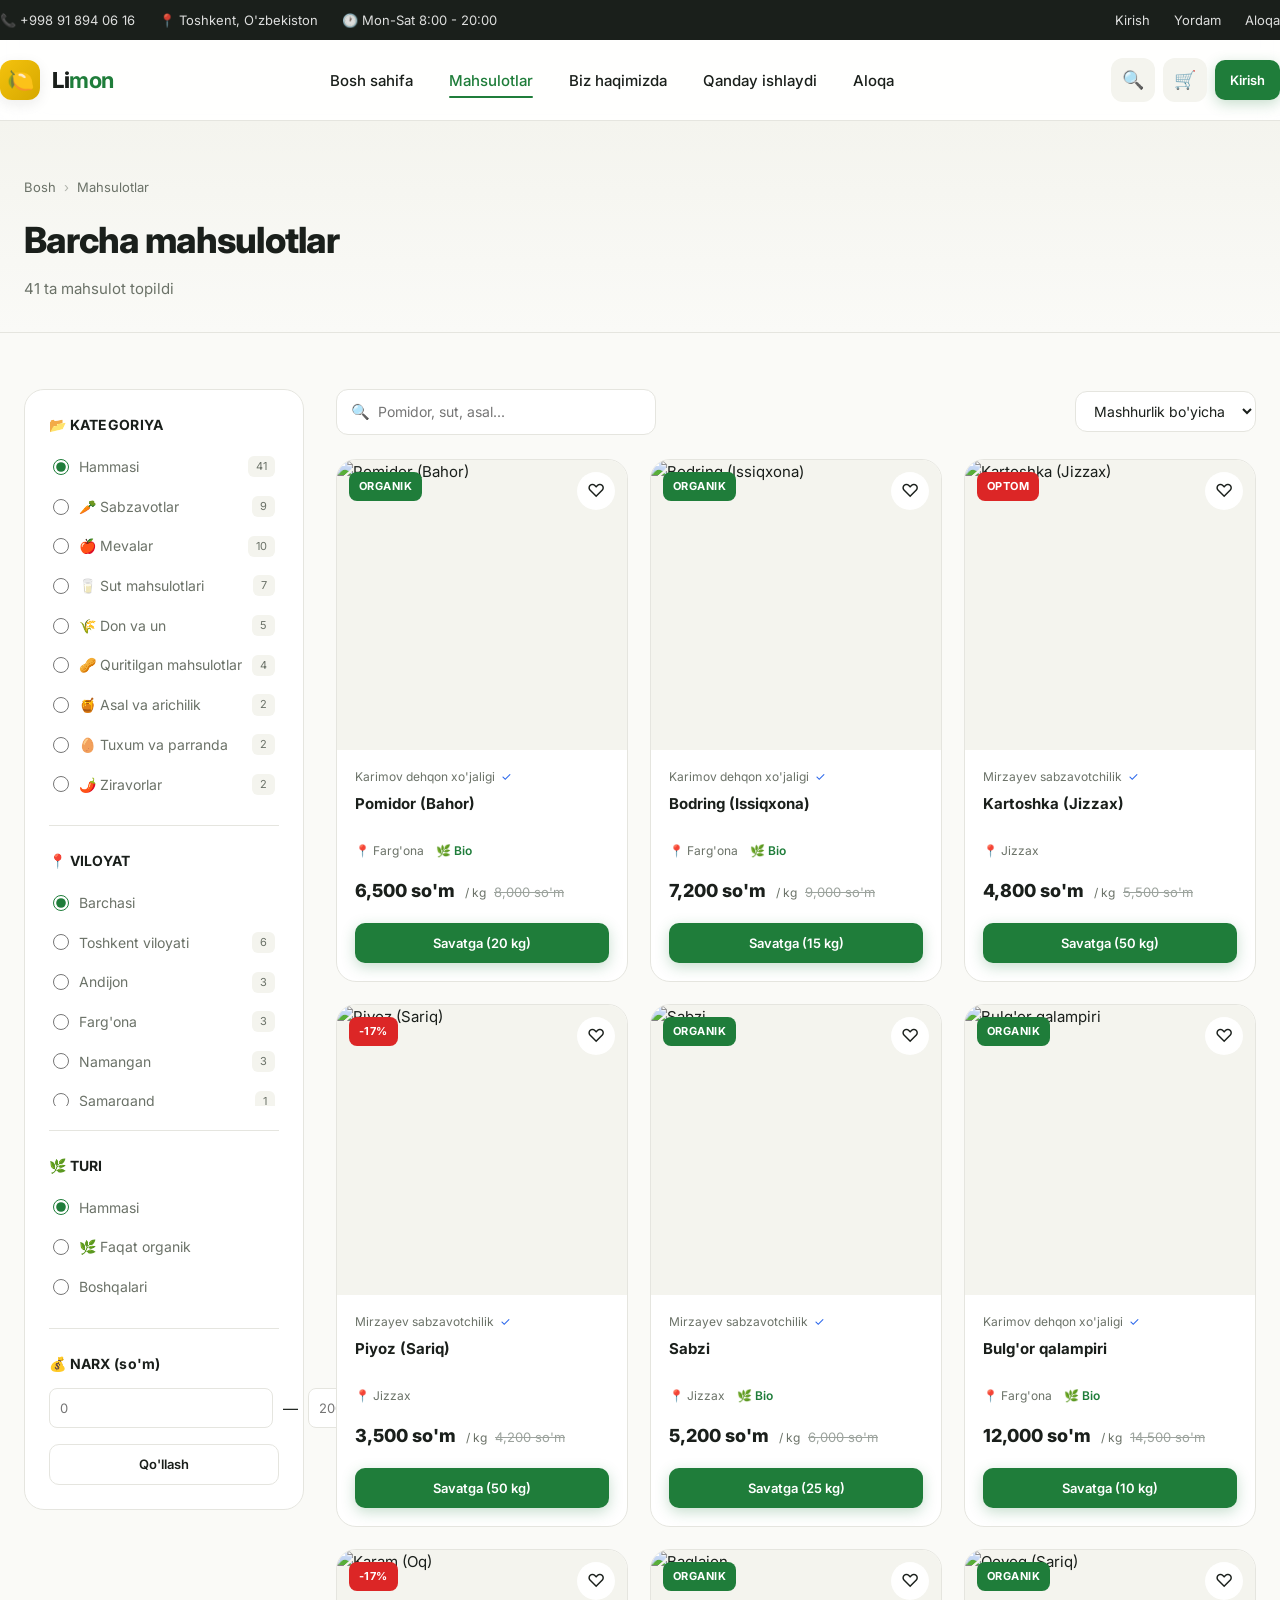
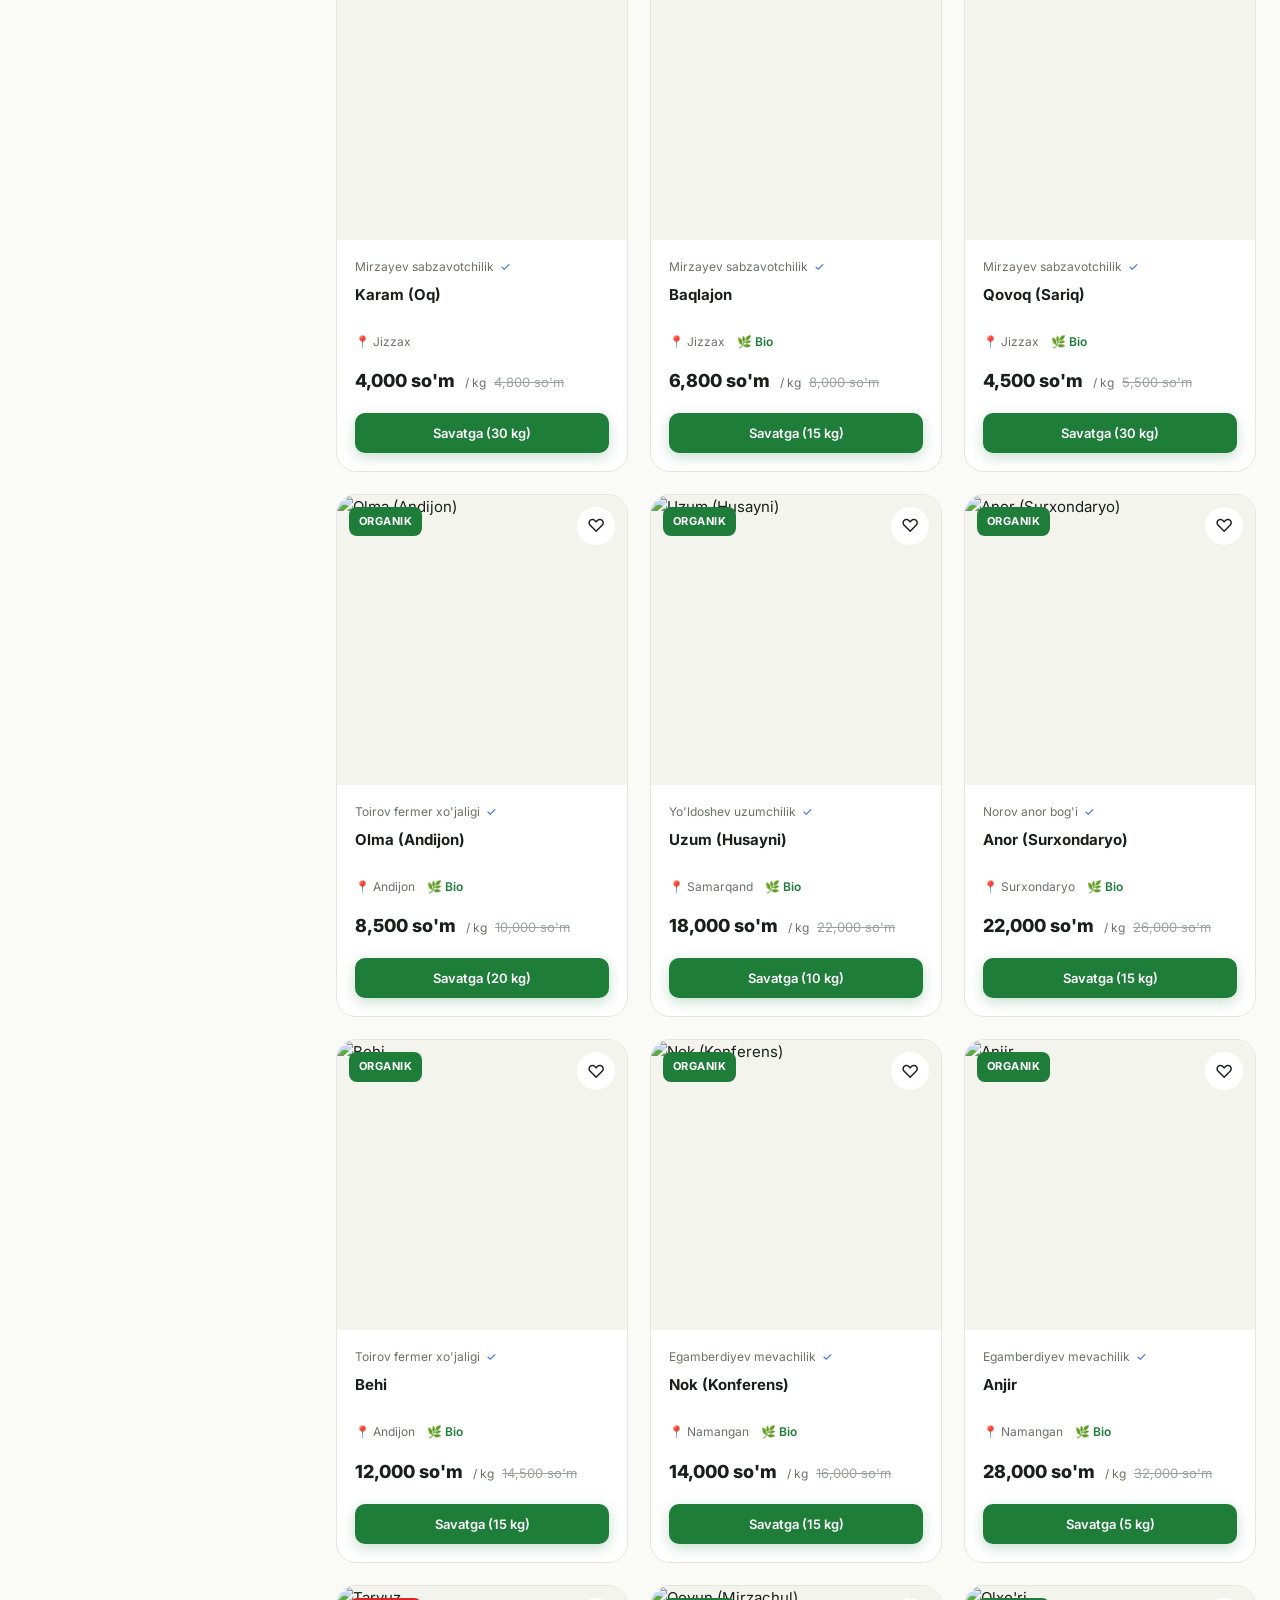
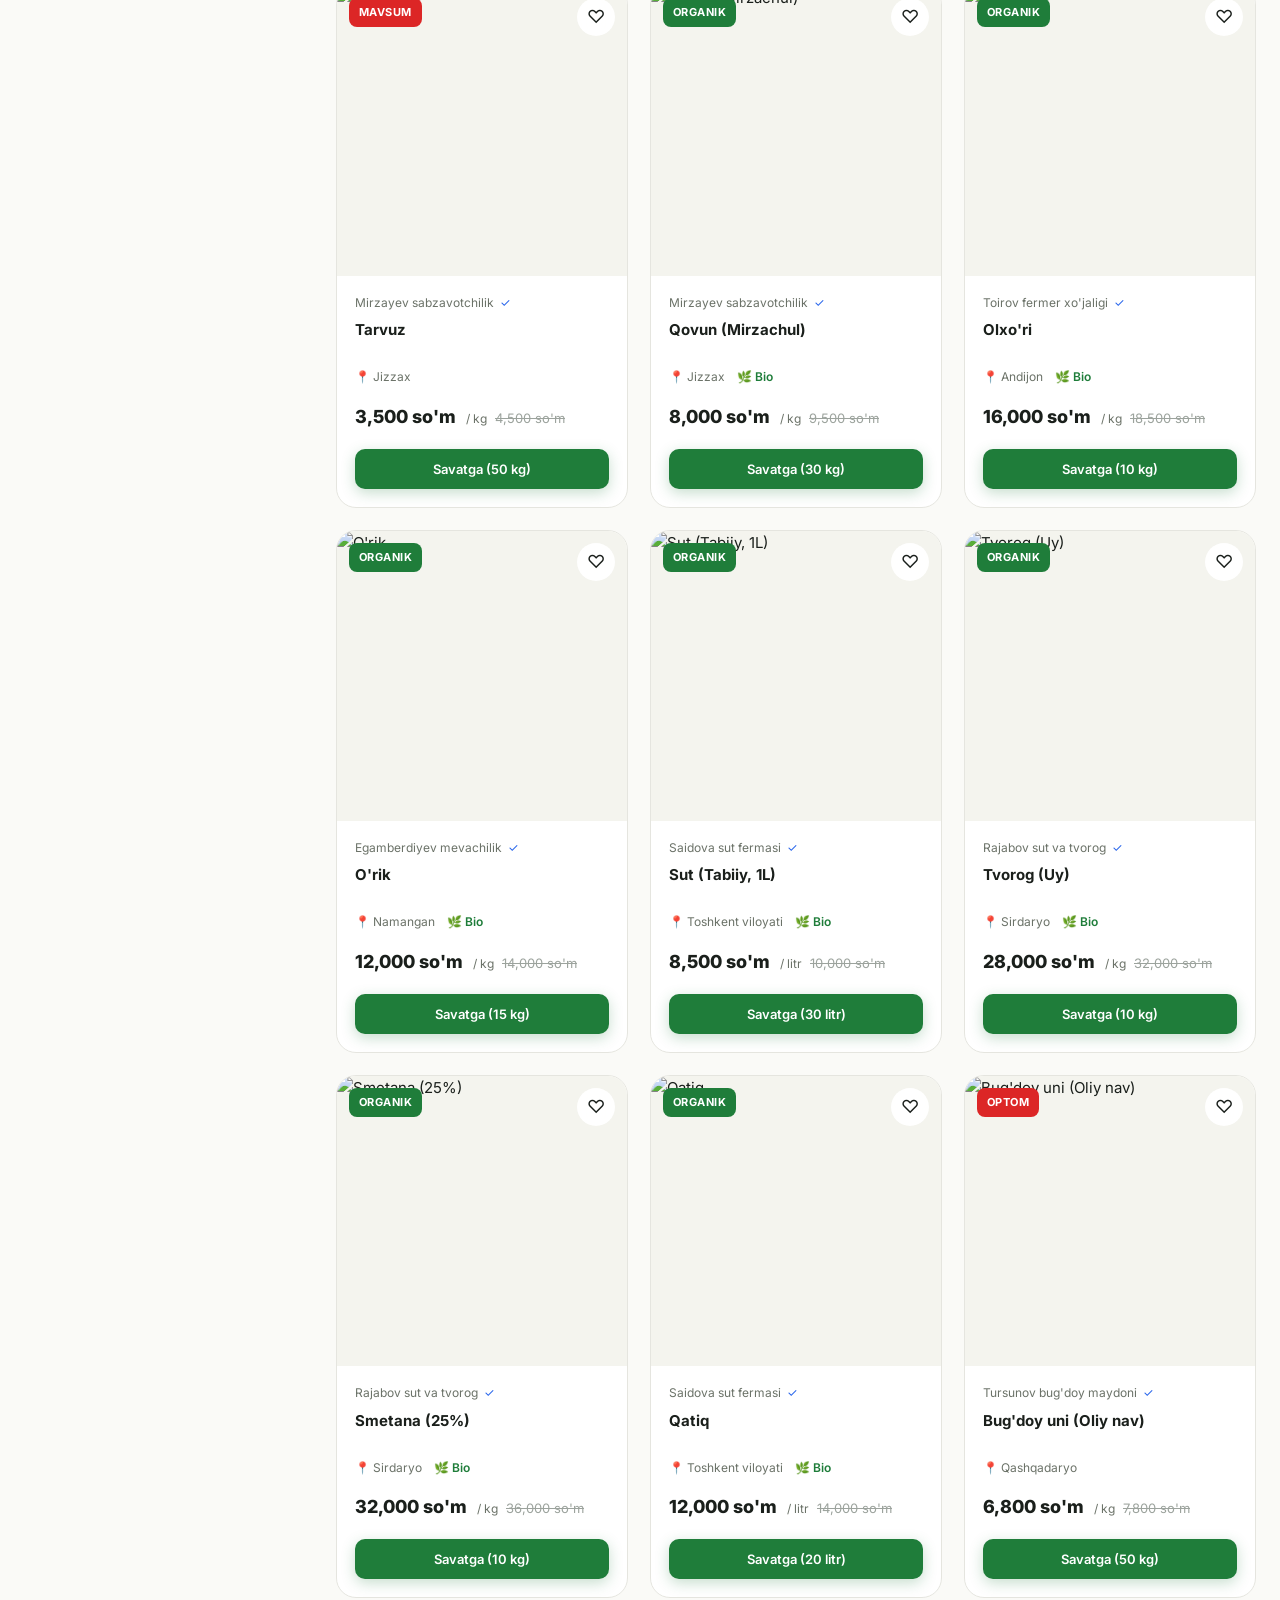
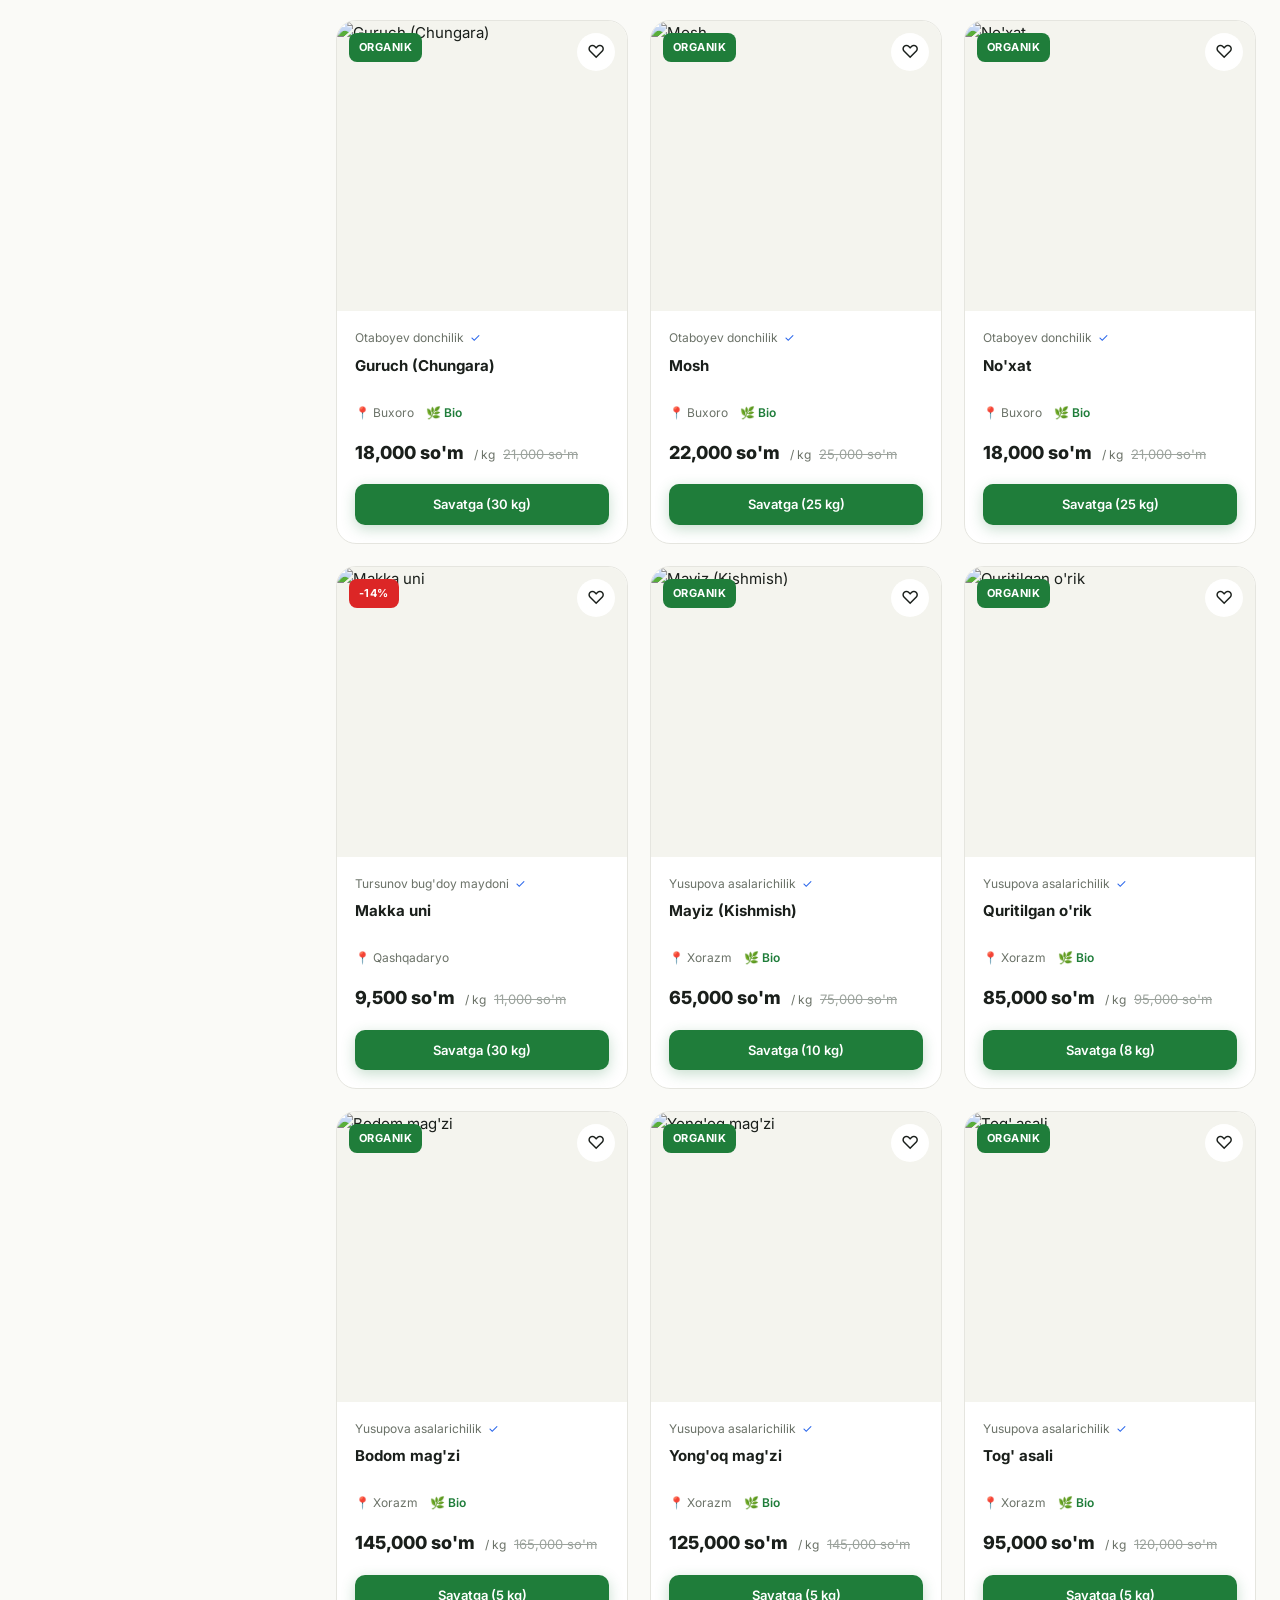
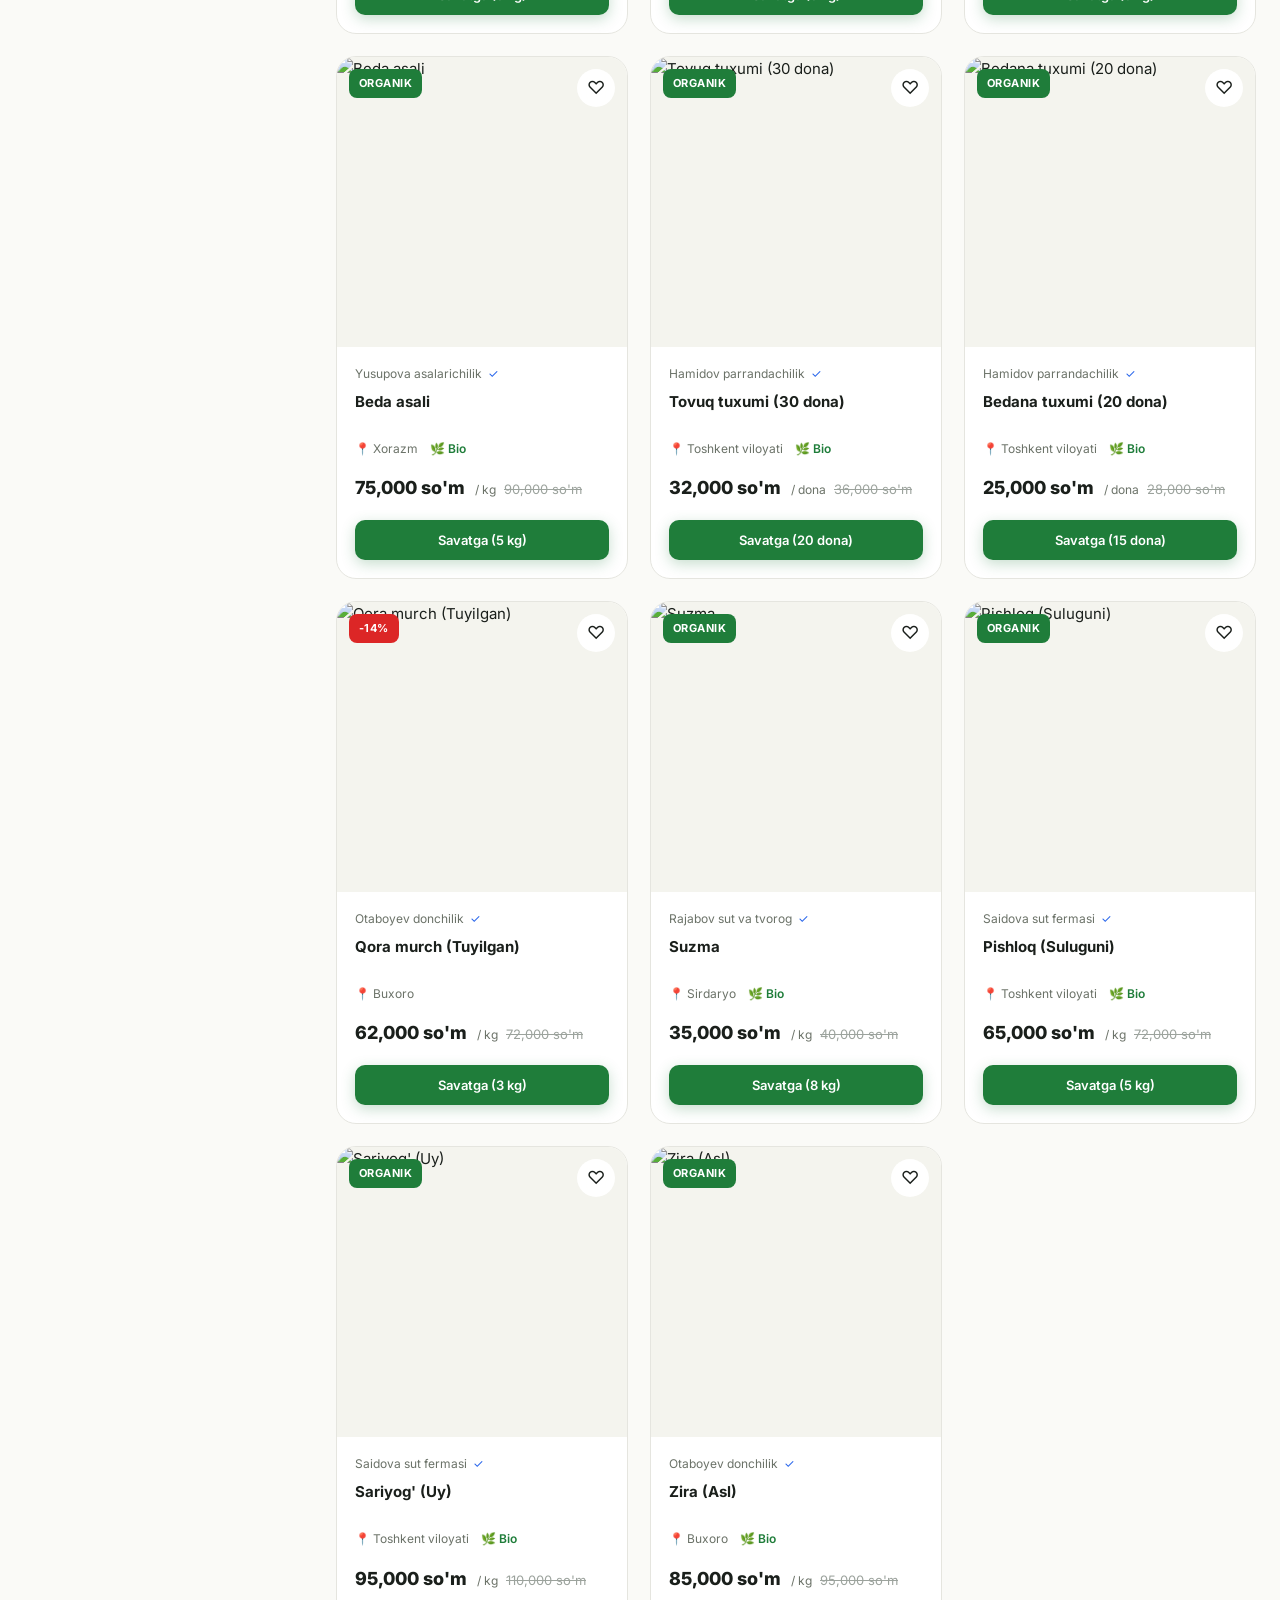
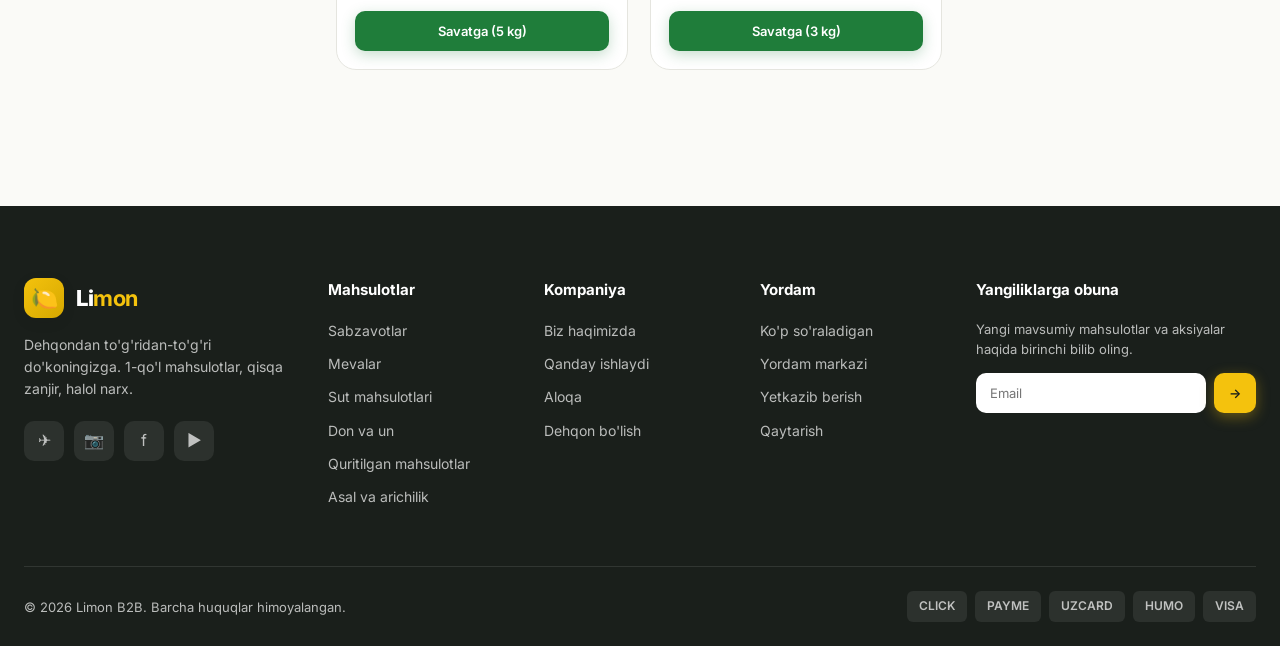
<file: shop.html>
<!DOCTYPE html>
<html lang="uz">
<head>
<meta charset="UTF-8">
<meta name="viewport" content="width=device-width, initial-scale=1.0">
<title>Mahsulotlar — Limon</title>
<link href="https://fonts.googleapis.com/css2?family=Inter:wght@400;500;600;700;800;900&display=swap" rel="stylesheet">
<link rel="stylesheet" href="css/style.css">
<link rel="stylesheet" href="css/components.css">
<link rel="stylesheet" href="css/responsive.css">
</head>
<body data-page="shop">

<div id="headerSlot"></div>

<section class="page-head">
  <div class="container">
    <div class="breadcrumb">
      <a href="index.html">Bosh</a><span class="sep">›</span><span>Mahsulotlar</span>
    </div>
    <h1 id="shopTitle">Barcha mahsulotlar</h1>
    <p id="resultsCount" class="text-muted">Yuklanmoqda...</p>
  </div>
</section>

<section class="section-sm">
  <div class="container">
    <div class="shop-layout">
      <aside class="shop-sidebar">
        <div class="filter-block">
          <h4>📂 KATEGORIYA</h4>
          <div class="filter-list" id="filterCategories"></div>
        </div>
        <div class="filter-block">
          <h4>📍 VILOYAT</h4>
          <div class="filter-list" id="filterRegions" style="max-height:220px; overflow-y:auto;"></div>
        </div>
        <div class="filter-block">
          <h4>🌿 TURI</h4>
          <div class="filter-list" id="filterOrganic"></div>
        </div>
        <div class="filter-block">
          <h4>💰 NARX (so'm)</h4>
          <div class="price-range">
            <input id="minPrice" type="number" placeholder="0">
            <span>—</span>
            <input id="maxPrice" type="number" placeholder="200000">
          </div>
          <button id="applyPrice" class="btn btn-ghost btn-sm btn-block mt-4">Qo'llash</button>
        </div>
      </aside>

      <div class="shop-main">
        <div class="shop-toolbar">
          <div class="shop-search-bar">
            <span>🔍</span>
            <input id="shopSearch" placeholder="Pomidor, sut, asal...">
          </div>
          <select id="shopSort" class="shop-sort-select">
            <option value="popular">Mashhurlik bo'yicha</option>
            <option value="new">Yangi hosil</option>
            <option value="price-asc">Narx: arzondan</option>
            <option value="price-desc">Narx: qimmatdan</option>
          </select>
        </div>

        <div class="product-grid" id="shopResults">
          <div class="spinner"></div>
        </div>
      </div>
    </div>
  </div>
</section>

<div id="footerSlot"></div>

<script src="js/data.js"></script>
<script src="js/api.js"></script>
<script src="js/main.js"></script>
<script src="js/shop.js"></script>
</body>
</html>
</file>
<file: css/style.css>
/* ============================================================
   LIMON — Premium dizayn tizimi
   Brand: yashil (toza, dehqonchilik) + sariq (limon, energiya)
   ============================================================ */

:root {
  /* Brand colors */
  --primary:        #1F7D3A;   /* yashil — toza, organik */
  --primary-dark:   #145025;
  --primary-light:  #E8F5EC;
  --accent:         #F4C20D;   /* limon-sariq */
  --accent-dark:    #D6A800;

  /* Neutrals */
  --bg:             #FAFAF7;
  --surface:        #FFFFFF;
  --surface-2:      #F4F4EE;
  --border:         #E5E5DF;
  --text:           #1A1F1B;
  --text-muted:     #6B7268;
  --text-soft:      #9CA39D;

  /* Status */
  --success:        #16A34A;
  --warning:        #F59E0B;
  --danger:         #DC2626;
  --info:           #2563EB;

  /* Shadows */
  --shadow-sm:  0 1px 2px rgba(20,30,20,.06);
  --shadow:     0 4px 14px rgba(20,30,20,.08);
  --shadow-lg:  0 18px 40px rgba(20,30,20,.12);
  --shadow-xl:  0 30px 60px rgba(20,30,20,.18);

  /* Radius */
  --r-sm: 8px;
  --r:    14px;
  --r-lg: 20px;
  --r-xl: 28px;

  /* Type */
  --font: 'Inter', 'SF Pro Display', -apple-system, BlinkMacSystemFont, 'Segoe UI', Roboto, sans-serif;
}

/* ============================================================
   RESET
   ============================================================ */
*, *::before, *::after { box-sizing: border-box; margin: 0; padding: 0; }
html { scroll-behavior: smooth; }
body {
  font-family: var(--font);
  font-size: 15px;
  line-height: 1.55;
  color: var(--text);
  background: var(--bg);
  -webkit-font-smoothing: antialiased;
  text-rendering: optimizeLegibility;
}
a { color: inherit; text-decoration: none; }
button { font: inherit; cursor: pointer; border: none; background: none; color: inherit; }
input, select, textarea { font: inherit; color: inherit; }
img { max-width: 100%; display: block; }
ul, ol { list-style: none; }

::selection { background: var(--accent); color: var(--text); }

/* ============================================================
   LAYOUT
   ============================================================ */
.container {
  width: 100%;
  max-width: 1280px;
  margin: 0 auto;
  padding: 0 24px;
}
.section { padding: 96px 0; }
.section-sm { padding: 56px 0; }

.section-head { text-align: center; margin-bottom: 56px; }
.section-tag {
  display: inline-block;
  font-size: 12px;
  font-weight: 600;
  letter-spacing: .12em;
  text-transform: uppercase;
  color: var(--primary);
  background: var(--primary-light);
  padding: 8px 16px;
  border-radius: 999px;
  margin-bottom: 16px;
}
.section-title {
  font-size: clamp(28px, 4vw, 44px);
  font-weight: 800;
  line-height: 1.15;
  letter-spacing: -.02em;
  margin-bottom: 14px;
}
.section-subtitle {
  font-size: 17px;
  color: var(--text-muted);
  max-width: 640px;
  margin: 0 auto;
}

/* ============================================================
   HEADER / NAVIGATION
   ============================================================ */
.header {
  position: sticky;
  top: 0;
  z-index: 100;
  background: rgba(255,255,255,.85);
  backdrop-filter: saturate(180%) blur(20px);
  -webkit-backdrop-filter: saturate(180%) blur(20px);
  border-bottom: 1px solid var(--border);
}
.topbar {
  background: var(--text);
  color: #fff;
  font-size: 13px;
}
.topbar-inner {
  display: flex; justify-content: space-between; align-items: center;
  padding: 10px 0;
}
.topbar-inner .left, .topbar-inner .right { display: flex; gap: 24px; }
.topbar-inner span { opacity: .85; }
.topbar-inner a { opacity: .85; transition: opacity .2s; }
.topbar-inner a:hover { opacity: 1; color: var(--accent); }

.nav {
  display: flex; align-items: center; justify-content: space-between;
  padding: 18px 0;
  gap: 32px;
}
.brand {
  display: flex; align-items: center; gap: 12px;
  font-weight: 800; font-size: 22px;
  letter-spacing: -.02em;
}
.brand-mark {
  width: 40px; height: 40px;
  background: linear-gradient(135deg, var(--accent), var(--accent-dark));
  border-radius: 12px;
  display: grid; place-items: center;
  font-size: 22px;
  box-shadow: var(--shadow);
}
.brand-name b { color: var(--primary); }

.nav-menu {
  display: flex; gap: 8px; align-items: center;
  flex: 1; justify-content: center;
}
.nav-menu a {
  padding: 10px 14px;
  border-radius: 10px;
  font-weight: 500;
  font-size: 15px;
  color: var(--text);
  transition: all .2s;
  position: relative;
}
.nav-menu a:hover { background: var(--surface-2); }
.nav-menu a.active { color: var(--primary); }
.nav-menu a.active::after {
  content: ""; position: absolute; left: 14px; right: 14px; bottom: 4px;
  height: 2px; background: var(--primary); border-radius: 2px;
}

.nav-actions { display: flex; gap: 8px; align-items: center; }

.icon-btn {
  width: 44px; height: 44px;
  border-radius: 12px;
  display: grid; place-items: center;
  background: var(--surface-2);
  transition: all .2s;
  position: relative;
  font-size: 18px;
}
.icon-btn:hover { background: var(--primary-light); color: var(--primary); transform: translateY(-2px); }
.icon-btn .badge-count {
  position: absolute; top: -4px; right: -4px;
  background: var(--primary); color: #fff;
  font-size: 11px; font-weight: 700;
  width: 20px; height: 20px;
  border-radius: 50%;
  display: grid; place-items: center;
  border: 2px solid #fff;
}

/* Mobile menu toggle */
.menu-toggle {
  display: none;
  width: 44px; height: 44px;
  border-radius: 12px;
  background: var(--surface-2);
  font-size: 22px;
}

/* ============================================================
   BUTTONS
   ============================================================ */
.btn {
  display: inline-flex; align-items: center; justify-content: center;
  gap: 8px;
  padding: 14px 24px;
  border-radius: 12px;
  font-weight: 600; font-size: 15px;
  transition: all .2s;
  white-space: nowrap;
  border: 1.5px solid transparent;
}
.btn-primary {
  background: var(--primary); color: #fff;
  box-shadow: 0 4px 14px rgba(31,125,58,.25);
}
.btn-primary:hover { background: var(--primary-dark); transform: translateY(-2px); box-shadow: 0 8px 22px rgba(31,125,58,.32); }

.btn-accent {
  background: var(--accent); color: var(--text);
  box-shadow: 0 4px 14px rgba(244,194,13,.35);
}
.btn-accent:hover { background: var(--accent-dark); transform: translateY(-2px); }

.btn-ghost {
  background: transparent; color: var(--text);
  border-color: var(--border);
}
.btn-ghost:hover { background: var(--surface-2); border-color: var(--text-muted); }

.btn-light {
  background: var(--surface); color: var(--text);
  box-shadow: var(--shadow-sm);
}
.btn-light:hover { background: var(--surface-2); transform: translateY(-2px); }

.btn-lg { padding: 18px 32px; font-size: 16px; }
.btn-sm { padding: 9px 14px; font-size: 13px; border-radius: 10px; }
.btn-block { width: 100%; }
.btn-icon { width: 44px; height: 44px; padding: 0; border-radius: 12px; }

.btn:disabled { opacity: .5; cursor: not-allowed; transform: none !important; }

/* ============================================================
   HERO
   ============================================================ */
.hero {
  position: relative;
  padding: 80px 0 100px;
  background:
    radial-gradient(60% 60% at 80% 20%, rgba(244,194,13,.18), transparent 70%),
    radial-gradient(50% 50% at 10% 80%, rgba(31,125,58,.10), transparent 70%),
    linear-gradient(180deg, #FFFCE8 0%, var(--bg) 100%);
  overflow: hidden;
}
.hero-grid {
  display: grid;
  grid-template-columns: 1.1fr 1fr;
  gap: 48px;
  align-items: center;
}
.hero-content { max-width: 580px; }
.hero-tag {
  display: inline-flex; align-items: center; gap: 8px;
  background: #fff;
  padding: 8px 14px;
  border-radius: 999px;
  font-size: 13px; font-weight: 600;
  box-shadow: var(--shadow-sm);
  margin-bottom: 24px;
}
.hero-tag .dot { width: 8px; height: 8px; background: var(--success); border-radius: 50%; box-shadow: 0 0 0 4px rgba(22,163,74,.2); }

.hero-title {
  font-size: clamp(36px, 5.5vw, 64px);
  font-weight: 900;
  line-height: 1.05;
  letter-spacing: -.03em;
  margin-bottom: 20px;
}
.hero-title em {
  font-style: normal;
  background: linear-gradient(135deg, var(--primary), var(--accent-dark));
  -webkit-background-clip: text;
  background-clip: text;
  color: transparent;
}
.hero-desc {
  font-size: 18px;
  color: var(--text-muted);
  margin-bottom: 32px;
}
.hero-cta { display: flex; gap: 12px; margin-bottom: 36px; }
.hero-stats { display: flex; gap: 32px; }
.hero-stat-item h3 { font-size: 26px; font-weight: 800; color: var(--primary); }
.hero-stat-item p { font-size: 13px; color: var(--text-muted); }

.hero-visual {
  position: relative;
  height: 540px;
}
.hero-card {
  position: absolute;
  background: #fff;
  border-radius: var(--r-lg);
  padding: 16px;
  box-shadow: var(--shadow-lg);
  display: flex; align-items: center; gap: 12px;
  animation: float 6s ease-in-out infinite;
}
.hero-card img { width: 64px; height: 64px; border-radius: 12px; object-fit: cover; }
.hero-card h4 { font-size: 14px; font-weight: 700; }
.hero-card p { font-size: 12px; color: var(--text-muted); }
.hero-card .price { font-size: 14px; font-weight: 700; color: var(--primary); }

.hero-card.c1 { top: 30px;  left: 20px;  animation-delay: 0s; }
.hero-card.c2 { top: 160px; right: 0px;  animation-delay: 1.5s; }
.hero-card.c3 { bottom: 100px; left: 60px; animation-delay: 3s; }
.hero-card.c4 { bottom: 0px;   right: 40px; animation-delay: 4.5s; }

.hero-bg-shape {
  position: absolute; inset: 0;
  background: radial-gradient(circle at 50% 50%, rgba(31,125,58,.08), transparent 60%);
  z-index: -1;
}
.hero-emoji-orbit {
  position: absolute; inset: 50px;
  display: grid; place-items: center;
}
.hero-emoji-orbit .center {
  width: 220px; height: 220px;
  background: linear-gradient(135deg, var(--primary), var(--primary-dark));
  border-radius: 50%;
  display: grid; place-items: center;
  font-size: 96px;
  box-shadow: var(--shadow-xl);
  animation: pulse 3s ease-in-out infinite;
}

@keyframes float {
  0%, 100% { transform: translateY(0); }
  50%      { transform: translateY(-12px); }
}
@keyframes pulse {
  0%, 100% { transform: scale(1); }
  50%      { transform: scale(1.05); }
}

/* ============================================================
   TRUST BAR
   ============================================================ */
.trust-bar {
  background: var(--text);
  color: #fff;
  padding: 32px 0;
}
.trust-grid {
  display: grid;
  grid-template-columns: repeat(4, 1fr);
  gap: 24px;
  text-align: center;
}
.trust-item h3 {
  font-size: 32px; font-weight: 800;
  color: var(--accent);
  margin-bottom: 4px;
}
.trust-item p { font-size: 13px; opacity: .8; }

/* ============================================================
   CATEGORIES
   ============================================================ */
.cat-grid {
  display: grid;
  grid-template-columns: repeat(4, 1fr);
  gap: 20px;
}
.cat-card {
  background: var(--surface);
  border-radius: var(--r-lg);
  padding: 28px 20px;
  text-align: center;
  border: 1.5px solid var(--border);
  transition: all .25s;
  cursor: pointer;
}
.cat-card:hover {
  transform: translateY(-6px);
  border-color: var(--primary);
  box-shadow: var(--shadow-lg);
}
.cat-icon {
  font-size: 48px;
  width: 88px; height: 88px;
  margin: 0 auto 16px;
  border-radius: 24px;
  display: grid; place-items: center;
  background: var(--surface-2);
  transition: all .25s;
}
.cat-card:hover .cat-icon { background: var(--primary-light); transform: scale(1.05); }
.cat-card h3 { font-size: 17px; font-weight: 700; margin-bottom: 4px; }
.cat-card p { font-size: 13px; color: var(--text-muted); }

/* ============================================================
   HOW IT WORKS
   ============================================================ */
.how-grid {
  display: grid;
  grid-template-columns: repeat(4, 1fr);
  gap: 24px;
  position: relative;
}
.how-step {
  text-align: center;
  background: var(--surface);
  padding: 36px 24px;
  border-radius: var(--r-lg);
  position: relative;
  transition: all .25s;
}
.how-step:hover { transform: translateY(-6px); box-shadow: var(--shadow-lg); }
.how-num {
  width: 56px; height: 56px;
  border-radius: 50%;
  background: linear-gradient(135deg, var(--primary), var(--primary-dark));
  color: #fff;
  font-size: 22px; font-weight: 800;
  display: grid; place-items: center;
  margin: 0 auto 20px;
  box-shadow: 0 8px 20px rgba(31,125,58,.3);
}
.how-step h3 { font-size: 19px; font-weight: 700; margin-bottom: 8px; }
.how-step p  { font-size: 14px; color: var(--text-muted); }

/* ============================================================
   PRODUCT CARDS
   ============================================================ */
.product-grid {
  display: grid;
  grid-template-columns: repeat(auto-fill, minmax(240px, 1fr));
  gap: 22px;
}
.product-card {
  background: var(--surface);
  border-radius: var(--r-lg);
  overflow: hidden;
  border: 1.5px solid var(--border);
  transition: all .25s;
  position: relative;
  display: flex;
  flex-direction: column;
}
.product-card:hover {
  transform: translateY(-6px);
  border-color: var(--primary);
  box-shadow: var(--shadow-lg);
}
.product-image {
  position: relative;
  aspect-ratio: 1;
  background: var(--surface-2);
  overflow: hidden;
}
.product-image img {
  width: 100%; height: 100%; object-fit: cover;
  transition: transform .4s;
}
.product-card:hover .product-image img { transform: scale(1.06); }

.product-badge {
  position: absolute;
  top: 12px; left: 12px;
  padding: 6px 10px;
  border-radius: 8px;
  font-size: 11px; font-weight: 700;
  letter-spacing: .04em;
  background: var(--accent); color: var(--text);
  z-index: 2;
}
.product-badge.organic { background: var(--primary); color: #fff; }
.product-badge.discount { background: var(--danger); color: #fff; }

.wish-btn {
  position: absolute;
  top: 12px; right: 12px;
  width: 38px; height: 38px;
  border-radius: 50%;
  background: rgba(255,255,255,.95);
  backdrop-filter: blur(10px);
  display: grid; place-items: center;
  font-size: 18px;
  transition: all .2s;
  z-index: 2;
}
.wish-btn:hover { transform: scale(1.1); }
.wish-btn.active { color: var(--danger); }

.product-info {
  padding: 18px;
  display: flex; flex-direction: column; gap: 8px;
  flex: 1;
}
.product-farmer {
  font-size: 12px; color: var(--text-muted);
  display: flex; align-items: center; gap: 6px;
}
.product-farmer .verified { color: var(--info); }
.product-name {
  font-size: 15px; font-weight: 700;
  line-height: 1.3;
  min-height: 40px;
}
.product-meta {
  display: flex; gap: 12px; align-items: center;
  font-size: 12px; color: var(--text-muted);
}
.product-meta .organic-tag { color: var(--primary); font-weight: 600; }

.product-price-row {
  display: flex; align-items: baseline; gap: 8px;
  margin-top: auto;
  padding-top: 8px;
}
.product-price {
  font-size: 18px; font-weight: 800;
  color: var(--text);
}
.product-old-price {
  font-size: 13px; color: var(--text-soft);
  text-decoration: line-through;
}
.product-unit { font-size: 12px; color: var(--text-muted); margin-left: 2px; }

.product-actions {
  padding: 0 18px 18px;
  display: flex; gap: 8px;
}
.product-actions .btn { flex: 1; }

/* ============================================================
   FOOTER
   ============================================================ */
.footer {
  background: var(--text);
  color: rgba(255,255,255,.7);
  padding: 72px 0 24px;
  margin-top: 80px;
}
.footer-grid {
  display: grid;
  grid-template-columns: 1.5fr 1fr 1fr 1fr 1.2fr;
  gap: 40px;
  margin-bottom: 48px;
}
.footer-brand { max-width: 320px; }
.footer-brand .brand { color: #fff; margin-bottom: 16px; }
.footer-brand p { font-size: 14px; line-height: 1.6; margin-bottom: 20px; }
.footer-socials { display: flex; gap: 10px; }
.footer-socials a {
  width: 40px; height: 40px;
  border-radius: 10px;
  background: rgba(255,255,255,.08);
  display: grid; place-items: center;
  transition: all .2s;
  font-size: 16px;
}
.footer-socials a:hover { background: var(--accent); color: var(--text); }

.footer-col h4 {
  color: #fff;
  font-size: 15px; font-weight: 700;
  margin-bottom: 18px;
}
.footer-col ul li { margin-bottom: 10px; }
.footer-col a {
  font-size: 14px;
  transition: color .2s;
}
.footer-col a:hover { color: var(--accent); }

.footer-bottom {
  padding-top: 24px;
  border-top: 1px solid rgba(255,255,255,.1);
  display: flex; justify-content: space-between; align-items: center;
  font-size: 13px;
}
.footer-bottom .pay-icons { display: flex; gap: 8px; }
.footer-bottom .pay-icons span {
  padding: 6px 12px;
  background: rgba(255,255,255,.08);
  border-radius: 6px;
  font-weight: 600;
  font-size: 12px;
}

/* ============================================================
   UTILITIES
   ============================================================ */
.text-center { text-align: center; }
.text-muted  { color: var(--text-muted); }
.text-primary{ color: var(--primary); }
.mt-4 { margin-top: 16px; } .mt-8 { margin-top: 32px; }
.mb-4 { margin-bottom: 16px; } .mb-8 { margin-bottom: 32px; }

.toast-container {
  position: fixed;
  bottom: 24px; right: 24px;
  z-index: 9999;
  display: flex; flex-direction: column; gap: 10px;
}
.toast {
  background: var(--text); color: #fff;
  padding: 14px 20px;
  border-radius: 12px;
  font-size: 14px; font-weight: 500;
  box-shadow: var(--shadow-lg);
  display: flex; align-items: center; gap: 10px;
  animation: slideIn .3s ease-out;
  max-width: 360px;
}
.toast.success { background: var(--success); }
.toast.error   { background: var(--danger); }
.toast.warning { background: var(--warning); color: var(--text); }
@keyframes slideIn {
  from { transform: translateX(120%); opacity: 0; }
  to   { transform: translateX(0); opacity: 1; }
}

/* Loading spinner */
.spinner {
  width: 36px; height: 36px;
  border: 3px solid var(--border);
  border-top-color: var(--primary);
  border-radius: 50%;
  animation: spin .8s linear infinite;
  margin: 40px auto;
}
@keyframes spin { to { transform: rotate(360deg); } }
.empty-state {
  text-align: center;
  padding: 60px 24px;
  color: var(--text-muted);
}
.empty-state .emoji { font-size: 64px; margin-bottom: 16px; }
.empty-state h3 { color: var(--text); font-size: 22px; font-weight: 700; margin-bottom: 8px; }
</file>
<file: css/components.css>
/* ============================================================
   LIMON — Components (forms, modals, page-specific blocks)
   ============================================================ */

/* ====== FORM ====== */
.form-group { margin-bottom: 18px; }
.form-label {
  display: block;
  font-size: 13px; font-weight: 600;
  margin-bottom: 6px;
  color: var(--text);
}
.form-input, .form-select, .form-textarea {
  width: 100%;
  padding: 14px 16px;
  border-radius: 12px;
  border: 1.5px solid var(--border);
  background: var(--surface);
  font-size: 15px;
  transition: all .2s;
  font-family: var(--font);
}
.form-input:focus, .form-select:focus, .form-textarea:focus {
  outline: none;
  border-color: var(--primary);
  box-shadow: 0 0 0 4px rgba(31,125,58,.12);
}
.form-textarea { min-height: 100px; resize: vertical; }
.form-row { display: grid; grid-template-columns: 1fr 1fr; gap: 16px; }
.form-hint { font-size: 12px; color: var(--text-muted); margin-top: 6px; }
.form-error {
  background: #FEE2E2; color: var(--danger);
  padding: 12px 14px; border-radius: 10px;
  font-size: 14px; font-weight: 500;
  margin-bottom: 16px;
}
.form-success {
  background: #DCFCE7; color: var(--success);
  padding: 12px 14px; border-radius: 10px;
  font-size: 14px; font-weight: 500;
  margin-bottom: 16px;
}

/* Role selector (login page) */
.role-tabs {
  display: grid;
  grid-template-columns: 1fr 1fr;
  gap: 10px;
  margin-bottom: 24px;
}
.role-tab {
  padding: 18px 16px;
  border: 2px solid var(--border);
  border-radius: 14px;
  background: var(--surface);
  cursor: pointer;
  transition: all .2s;
  text-align: center;
}
.role-tab.active {
  border-color: var(--primary);
  background: var(--primary-light);
}
.role-tab .ico { font-size: 32px; margin-bottom: 6px; }
.role-tab h4   { font-weight: 700; font-size: 15px; margin-bottom: 2px; }
.role-tab p    { font-size: 12px; color: var(--text-muted); }

/* ====== AUTH PAGE ====== */
.auth-page {
  min-height: 80vh;
  display: grid;
  grid-template-columns: 1fr 1fr;
}
.auth-side {
  background:
    linear-gradient(135deg, rgba(31,125,58,.92), rgba(20,80,37,.95)),
    url('https://images.unsplash.com/photo-1574323347407-f5e1c0cf4b59?w=1200&q=80') center/cover;
  color: #fff;
  padding: 60px;
  display: flex; flex-direction: column; justify-content: space-between;
}
.auth-side h2 { font-size: 36px; font-weight: 800; line-height: 1.15; margin-bottom: 16px; }
.auth-side p  { font-size: 16px; opacity: .9; max-width: 380px; }
.auth-features { display: flex; flex-direction: column; gap: 16px; }
.auth-feature  { display: flex; gap: 14px; align-items: center; }
.auth-feature .ico {
  width: 44px; height: 44px;
  border-radius: 12px;
  background: rgba(255,255,255,.15);
  display: grid; place-items: center;
  font-size: 20px;
  flex-shrink: 0;
}
.auth-feature h4 { font-size: 15px; font-weight: 700; margin-bottom: 2px; }
.auth-feature p  { font-size: 13px; opacity: .85; }

.auth-content {
  padding: 60px;
  display: flex; flex-direction: column; justify-content: center;
  max-width: 520px;
  margin: 0 auto;
  width: 100%;
}
.auth-content h1 { font-size: 30px; font-weight: 800; margin-bottom: 8px; letter-spacing: -.02em; }
.auth-content > p { color: var(--text-muted); margin-bottom: 28px; }
.auth-switch { text-align: center; margin-top: 20px; font-size: 14px; }
.auth-switch a { color: var(--primary); font-weight: 600; }
.auth-demo {
  margin-top: 20px;
  padding: 14px 16px;
  background: var(--surface-2);
  border-radius: 12px;
  font-size: 13px;
}
.auth-demo b { color: var(--primary); }

/* ====== PAGE HEAD ====== */
.page-head {
  padding: 56px 0 32px;
  background: linear-gradient(180deg, var(--surface-2), var(--bg));
  border-bottom: 1px solid var(--border);
}
.page-head h1 { font-size: 36px; font-weight: 800; letter-spacing: -.02em; margin-bottom: 8px; }
.page-head p  { color: var(--text-muted); }
.breadcrumb {
  display: flex; gap: 8px; align-items: center;
  font-size: 13px; color: var(--text-muted);
  margin-bottom: 16px;
}
.breadcrumb a:hover { color: var(--primary); }
.breadcrumb .sep { opacity: .5; }

/* ====== SHOP LAYOUT ====== */
.shop-layout {
  display: grid;
  grid-template-columns: 280px 1fr;
  gap: 32px;
}
.shop-sidebar {
  background: var(--surface);
  border-radius: var(--r-lg);
  border: 1.5px solid var(--border);
  padding: 24px;
  height: fit-content;
  position: sticky; top: 110px;
}
.filter-block { margin-bottom: 24px; padding-bottom: 24px; border-bottom: 1px solid var(--border); }
.filter-block:last-child { border-bottom: 0; padding-bottom: 0; margin-bottom: 0; }
.filter-block h4 {
  font-size: 14px; font-weight: 700;
  margin-bottom: 14px;
  letter-spacing: .02em;
}
.filter-list { display: flex; flex-direction: column; gap: 6px; }
.filter-list label {
  display: flex; align-items: center; gap: 10px;
  cursor: pointer;
  padding: 6px 4px;
  font-size: 14px;
  color: var(--text-muted);
  transition: color .15s;
}
.filter-list label:hover { color: var(--text); }
.filter-list input { accent-color: var(--primary); width: 16px; height: 16px; }
.filter-list .count {
  margin-left: auto;
  background: var(--surface-2);
  padding: 2px 8px;
  border-radius: 6px;
  font-size: 11px;
}

.price-range { display: flex; gap: 10px; align-items: center; }
.price-range input { flex: 1; padding: 9px 10px; font-size: 13px; border: 1.5px solid var(--border); border-radius: 8px; }

.shop-main { min-width: 0; }
.shop-toolbar {
  display: flex; justify-content: space-between; align-items: center;
  margin-bottom: 24px;
  flex-wrap: wrap; gap: 12px;
}
.shop-search-bar {
  display: flex; align-items: center; gap: 8px;
  padding: 10px 14px;
  background: var(--surface);
  border: 1.5px solid var(--border);
  border-radius: 12px;
  width: 320px;
  max-width: 100%;
}
.shop-search-bar input { flex: 1; border: 0; outline: 0; background: transparent; font-size: 14px; }
.shop-sort-select {
  padding: 10px 14px;
  border: 1.5px solid var(--border);
  background: var(--surface);
  border-radius: 12px;
  font-size: 14px;
  cursor: pointer;
}

/* ====== PRODUCT DETAIL ====== */
.pd-layout {
  display: grid;
  grid-template-columns: 1fr 1fr;
  gap: 48px;
  margin-bottom: 64px;
}
.pd-gallery {
  background: var(--surface);
  border-radius: var(--r-lg);
  overflow: hidden;
  border: 1px solid var(--border);
}
.pd-main-img {
  aspect-ratio: 1;
  background: var(--surface-2);
  overflow: hidden;
}
.pd-main-img img { width: 100%; height: 100%; object-fit: cover; }

.pd-info h1 { font-size: 32px; font-weight: 800; line-height: 1.15; margin-bottom: 12px; }
.pd-meta-row { display: flex; gap: 16px; flex-wrap: wrap; margin-bottom: 18px; }
.pd-meta-pill {
  display: inline-flex; align-items: center; gap: 6px;
  padding: 6px 12px;
  background: var(--surface-2);
  border-radius: 999px;
  font-size: 13px;
  color: var(--text-muted);
}
.pd-meta-pill.organic { background: var(--primary-light); color: var(--primary); font-weight: 600; }

.pd-price-block {
  background: linear-gradient(135deg, #FFF8DC, var(--surface));
  border: 1.5px solid var(--accent);
  border-radius: var(--r-lg);
  padding: 24px;
  margin: 24px 0;
}
.pd-price { font-size: 36px; font-weight: 800; }
.pd-price small { font-size: 16px; color: var(--text-muted); font-weight: 500; }
.pd-old-price { font-size: 16px; color: var(--text-soft); text-decoration: line-through; margin-left: 10px; }
.pd-discount {
  display: inline-block;
  background: var(--danger); color: #fff;
  padding: 2px 8px; border-radius: 6px;
  font-size: 12px; font-weight: 700;
  margin-left: 10px;
}
.pd-min-order { font-size: 14px; color: var(--text-muted); margin-top: 8px; }

.pd-qty-row {
  display: flex; gap: 12px; align-items: center;
  margin-bottom: 16px;
}
.qty-control {
  display: flex; align-items: center;
  border: 1.5px solid var(--border);
  border-radius: 12px;
  overflow: hidden;
}
.qty-control button {
  width: 44px; height: 48px;
  font-size: 20px; font-weight: 600;
  transition: background .15s;
}
.qty-control button:hover { background: var(--surface-2); }
.qty-control input {
  width: 80px; height: 48px;
  text-align: center;
  border: 0;
  font-size: 16px; font-weight: 600;
  background: transparent;
}
.qty-control input:focus { outline: none; }

.pd-actions { display: flex; gap: 12px; margin-bottom: 24px; }
.pd-actions .btn { flex: 1; padding: 16px 24px; font-size: 15px; }

.pd-farmer-card {
  background: var(--surface);
  border: 1.5px solid var(--border);
  border-radius: var(--r-lg);
  padding: 20px;
  display: flex; gap: 16px; align-items: center;
  margin-bottom: 20px;
}
.farmer-avatar {
  width: 56px; height: 56px;
  border-radius: 50%;
  background: linear-gradient(135deg, var(--primary), var(--primary-dark));
  color: #fff;
  display: grid; place-items: center;
  font-size: 20px; font-weight: 700;
  flex-shrink: 0;
}
.pd-farmer-card .info { flex: 1; }
.pd-farmer-card h4 { font-size: 15px; font-weight: 700; display: flex; align-items: center; gap: 6px; margin-bottom: 4px; }
.pd-farmer-card p  { font-size: 13px; color: var(--text-muted); }

.pd-tabs {
  display: flex; gap: 8px;
  border-bottom: 2px solid var(--border);
  margin-bottom: 28px;
}
.pd-tab {
  padding: 14px 20px;
  font-weight: 600; font-size: 15px;
  color: var(--text-muted);
  position: relative;
  margin-bottom: -2px;
}
.pd-tab.active { color: var(--text); }
.pd-tab.active::after {
  content: ""; position: absolute; bottom: -2px; left: 0; right: 0;
  height: 2px; background: var(--primary);
}
.pd-tab-content { display: none; }
.pd-tab-content.active { display: block; }

.specs-list {
  display: grid; grid-template-columns: 1fr 1fr; gap: 14px 32px;
}
.specs-list .row { display: flex; justify-content: space-between; padding: 8px 0; border-bottom: 1px solid var(--border); }
.specs-list .k { color: var(--text-muted); font-size: 14px; }
.specs-list .v { font-weight: 600; font-size: 14px; }

/* ====== CART ====== */
.cart-layout {
  display: grid;
  grid-template-columns: 1fr 380px;
  gap: 32px;
}
.cart-items { display: flex; flex-direction: column; gap: 16px; }
.cart-item {
  background: var(--surface);
  border-radius: var(--r-lg);
  border: 1.5px solid var(--border);
  padding: 16px;
  display: grid;
  grid-template-columns: 100px 1fr auto;
  gap: 16px;
  align-items: center;
}
.cart-item img { width: 100px; height: 100px; border-radius: 12px; object-fit: cover; }
.cart-item .name { font-weight: 700; font-size: 16px; margin-bottom: 4px; }
.cart-item .farmer { font-size: 12px; color: var(--text-muted); margin-bottom: 8px; }
.cart-item .price-row { display: flex; align-items: center; gap: 12px; }
.cart-item .price-row b { font-size: 18px; }
.cart-item .actions { display: flex; flex-direction: column; gap: 10px; align-items: flex-end; }
.cart-item .remove {
  color: var(--danger);
  font-size: 13px;
  font-weight: 600;
  padding: 4px 8px;
}

.cart-summary {
  background: var(--surface);
  border-radius: var(--r-lg);
  border: 1.5px solid var(--border);
  padding: 28px;
  height: fit-content;
  position: sticky; top: 110px;
}
.cart-summary h3 {
  font-size: 18px; font-weight: 700;
  margin-bottom: 20px;
  padding-bottom: 16px;
  border-bottom: 1px solid var(--border);
}
.summary-row {
  display: flex; justify-content: space-between;
  padding: 8px 0;
  font-size: 14px;
}
.summary-row.total {
  font-size: 20px; font-weight: 800;
  border-top: 2px solid var(--border);
  margin-top: 12px; padding-top: 16px;
}
.summary-row.discount { color: var(--primary); }

.promo-row {
  display: flex; gap: 8px;
  margin: 16px 0;
}
.promo-row input {
  flex: 1; padding: 10px 12px;
  border: 1.5px solid var(--border);
  border-radius: 10px;
  font-size: 13px;
}
.promo-applied {
  background: var(--primary-light);
  color: var(--primary);
  padding: 10px 14px;
  border-radius: 10px;
  font-size: 13px; font-weight: 600;
  margin: 12px 0;
  display: flex; justify-content: space-between; align-items: center;
}

/* ====== CHECKOUT ====== */
.checkout-grid {
  display: grid;
  grid-template-columns: 1fr 380px;
  gap: 32px;
}
.checkout-form { background: var(--surface); border-radius: var(--r-lg); padding: 28px; border: 1.5px solid var(--border); }
.checkout-form h3 { font-size: 18px; font-weight: 700; margin-bottom: 18px; }
.checkout-form h3:not(:first-child) { margin-top: 28px; padding-top: 24px; border-top: 1px solid var(--border); }

.payment-options { display: flex; flex-direction: column; gap: 10px; }
.payment-option {
  display: flex; align-items: center; gap: 14px;
  padding: 16px;
  border: 1.5px solid var(--border);
  border-radius: 12px;
  cursor: pointer;
  transition: all .2s;
}
.payment-option:hover { border-color: var(--primary); }
.payment-option input { accent-color: var(--primary); width: 18px; height: 18px; }
.payment-option .ico {
  width: 40px; height: 40px;
  background: var(--surface-2);
  border-radius: 8px;
  display: grid; place-items: center;
  font-size: 18px;
}
.payment-option h5 { font-weight: 700; font-size: 14px; }
.payment-option p  { font-size: 12px; color: var(--text-muted); }
.payment-option input:checked + .ico { background: var(--primary-light); color: var(--primary); }

.checkout-summary {
  background: var(--surface);
  border-radius: var(--r-lg);
  padding: 28px;
  border: 1.5px solid var(--border);
  height: fit-content;
  position: sticky; top: 110px;
}
.summary-items {
  display: flex; flex-direction: column; gap: 10px;
  max-height: 280px; overflow-y: auto;
  margin-bottom: 16px; padding-bottom: 16px;
  border-bottom: 1px solid var(--border);
}
.summary-item {
  display: flex; gap: 10px; align-items: center;
  font-size: 13px;
}
.summary-item img { width: 48px; height: 48px; border-radius: 8px; object-fit: cover; }
.summary-item .name { font-weight: 600; }
.summary-item .qty { color: var(--text-muted); font-size: 12px; }
.summary-item .price { margin-left: auto; font-weight: 700; }

/* ====== ORDER SUCCESS ====== */
.success-card {
  max-width: 720px;
  margin: 60px auto;
  background: var(--surface);
  border-radius: var(--r-xl);
  padding: 56px 40px;
  text-align: center;
  border: 1.5px solid var(--border);
  box-shadow: var(--shadow-lg);
}
.success-check {
  width: 100px; height: 100px;
  margin: 0 auto 24px;
  border-radius: 50%;
  background: var(--primary-light);
  display: grid; place-items: center;
  font-size: 56px;
  color: var(--primary);
  animation: scaleIn .5s ease-out;
}
@keyframes scaleIn { from { transform: scale(0); } to { transform: scale(1); } }
.success-card h1 { font-size: 32px; font-weight: 800; margin-bottom: 8px; }
.success-card > p { font-size: 16px; color: var(--text-muted); margin-bottom: 28px; }
.order-info {
  background: var(--surface-2);
  border-radius: var(--r);
  padding: 20px;
  margin-bottom: 24px;
  text-align: left;
}
.order-info-row {
  display: flex; justify-content: space-between;
  padding: 6px 0;
  font-size: 14px;
}
.order-info-row b { font-weight: 700; }
.success-actions { display: flex; gap: 12px; justify-content: center; flex-wrap: wrap; }

/* ====== ORDER TRACKING TIMELINE ====== */
.timeline {
  position: relative;
  padding-left: 40px;
}
.timeline::before {
  content: ""; position: absolute;
  left: 16px; top: 8px; bottom: 8px;
  width: 2px; background: var(--border);
}
.timeline-step {
  position: relative;
  padding-bottom: 24px;
}
.timeline-step::before {
  content: ""; position: absolute;
  left: -32px; top: 4px;
  width: 18px; height: 18px;
  border-radius: 50%;
  background: var(--surface-2);
  border: 3px solid var(--border);
}
.timeline-step.done::before { background: var(--primary); border-color: var(--primary); }
.timeline-step.current::before { background: var(--accent); border-color: var(--accent); animation: pulse 2s infinite; }
.timeline-step h5 { font-size: 15px; font-weight: 700; margin-bottom: 2px; }
.timeline-step p  { font-size: 13px; color: var(--text-muted); }
.timeline-step .ts { font-size: 12px; color: var(--text-soft); margin-top: 2px; }

/* ====== DASHBOARD ====== */
.dash-layout {
  display: grid;
  grid-template-columns: 260px 1fr;
  gap: 32px;
}
.dash-side {
  background: var(--surface);
  border-radius: var(--r-lg);
  border: 1.5px solid var(--border);
  padding: 20px;
  height: fit-content;
  position: sticky; top: 110px;
}
.dash-user {
  text-align: center;
  padding: 16px 0 20px;
  border-bottom: 1px solid var(--border);
  margin-bottom: 16px;
}
.dash-user .avatar {
  width: 72px; height: 72px;
  border-radius: 50%;
  background: linear-gradient(135deg, var(--primary), var(--primary-dark));
  color: #fff;
  display: grid; place-items: center;
  font-size: 28px; font-weight: 700;
  margin: 0 auto 12px;
}
.dash-user h4 { font-size: 16px; font-weight: 700; }
.dash-user p  { font-size: 13px; color: var(--text-muted); }
.dash-user .role-pill {
  display: inline-block;
  margin-top: 8px;
  padding: 3px 10px;
  background: var(--primary-light);
  color: var(--primary);
  font-size: 11px; font-weight: 700;
  border-radius: 999px;
  text-transform: uppercase;
  letter-spacing: .04em;
}

.dash-nav { display: flex; flex-direction: column; gap: 2px; }
.dash-nav a {
  display: flex; align-items: center; gap: 10px;
  padding: 12px 14px;
  border-radius: 10px;
  font-size: 14px; font-weight: 500;
  color: var(--text-muted);
  transition: all .15s;
}
.dash-nav a:hover { background: var(--surface-2); color: var(--text); }
.dash-nav a.active { background: var(--primary-light); color: var(--primary); }
.dash-nav a .ico { width: 20px; text-align: center; }

.dash-main { min-width: 0; }
.dash-stats-grid {
  display: grid; grid-template-columns: repeat(4, 1fr);
  gap: 16px;
  margin-bottom: 32px;
}
.stat-card {
  background: var(--surface);
  border: 1.5px solid var(--border);
  border-radius: var(--r);
  padding: 20px;
}
.stat-card .ico {
  width: 44px; height: 44px;
  border-radius: 10px;
  display: grid; place-items: center;
  font-size: 22px;
  margin-bottom: 12px;
  background: var(--primary-light); color: var(--primary);
}
.stat-card .ico.yellow { background: #FEF3C7; color: var(--warning); }
.stat-card .ico.blue   { background: #DBEAFE; color: var(--info); }
.stat-card .ico.red    { background: #FEE2E2; color: var(--danger); }
.stat-card h3 { font-size: 26px; font-weight: 800; margin-bottom: 2px; }
.stat-card p  { font-size: 13px; color: var(--text-muted); }

.dash-card {
  background: var(--surface);
  border: 1.5px solid var(--border);
  border-radius: var(--r-lg);
  overflow: hidden;
  margin-bottom: 24px;
}
.dash-card-head {
  padding: 20px 24px;
  border-bottom: 1px solid var(--border);
  display: flex; justify-content: space-between; align-items: center;
}
.dash-card-head h3 { font-size: 17px; font-weight: 700; }
.dash-card-body { padding: 20px 24px; }

table.orders-table { width: 100%; border-collapse: collapse; }
table.orders-table th, table.orders-table td {
  padding: 14px 24px;
  text-align: left;
  font-size: 14px;
  border-bottom: 1px solid var(--border);
}
table.orders-table th {
  font-size: 12px; font-weight: 700;
  color: var(--text-muted);
  letter-spacing: .04em;
  text-transform: uppercase;
  background: var(--surface-2);
}
table.orders-table tr:last-child td { border-bottom: 0; }
.status-pill {
  display: inline-block;
  padding: 4px 12px;
  border-radius: 999px;
  font-size: 12px; font-weight: 600;
}
.status-new        { background: #DBEAFE; color: var(--info); }
.status-accepted   { background: #FEF3C7; color: var(--warning); }
.status-preparing  { background: #FEF3C7; color: var(--warning); }
.status-shipping   { background: #E0E7FF; color: #6366F1; }
.status-delivered  { background: #DCFCE7; color: var(--success); }
.status-cancelled  { background: #FEE2E2; color: var(--danger); }

/* ====== TESTIMONIALS ====== */
.testimonials-grid {
  display: grid;
  grid-template-columns: repeat(3, 1fr);
  gap: 24px;
}
.t-card {
  background: var(--surface);
  border-radius: var(--r-lg);
  padding: 28px;
  border: 1.5px solid var(--border);
  transition: all .2s;
}
.t-card:hover { border-color: var(--primary); transform: translateY(-4px); box-shadow: var(--shadow); }
.t-stars { color: var(--accent); margin-bottom: 12px; font-size: 16px; letter-spacing: 2px; }
.t-card p { color: var(--text); margin-bottom: 20px; font-size: 14px; line-height: 1.6; }
.t-author { display: flex; gap: 12px; align-items: center; }
.t-author .avatar {
  width: 44px; height: 44px;
  border-radius: 50%;
  background: linear-gradient(135deg, var(--accent), var(--accent-dark));
  display: grid; place-items: center;
  font-weight: 700;
  flex-shrink: 0;
}
.t-author h5 { font-size: 14px; font-weight: 700; }
.t-author p  { font-size: 12px; color: var(--text-muted); margin: 0; }

/* ====== FAQ ====== */
.faq-list { max-width: 800px; margin: 0 auto; }
.faq-item {
  background: var(--surface);
  border: 1.5px solid var(--border);
  border-radius: var(--r);
  margin-bottom: 12px;
  overflow: hidden;
}
.faq-q {
  width: 100%;
  padding: 20px 24px;
  text-align: left;
  font-weight: 600;
  font-size: 16px;
  display: flex; justify-content: space-between; align-items: center;
  gap: 16px;
}
.faq-q .toggle {
  width: 32px; height: 32px;
  background: var(--surface-2);
  border-radius: 50%;
  display: grid; place-items: center;
  font-size: 18px;
  transition: transform .25s;
  flex-shrink: 0;
}
.faq-item.open .faq-q .toggle { transform: rotate(45deg); background: var(--primary); color: #fff; }
.faq-a {
  max-height: 0;
  overflow: hidden;
  transition: max-height .3s ease, padding .3s ease;
  color: var(--text-muted);
  font-size: 15px;
  line-height: 1.65;
}
.faq-item.open .faq-a { max-height: 400px; padding: 0 24px 20px; }

/* ====== CTA BANNER ====== */
.cta-banner {
  background: linear-gradient(135deg, var(--primary), var(--primary-dark));
  border-radius: var(--r-xl);
  padding: 64px;
  color: #fff;
  display: grid;
  grid-template-columns: 1.5fr 1fr;
  gap: 40px;
  align-items: center;
  position: relative;
  overflow: hidden;
}
.cta-banner::before {
  content: "";
  position: absolute;
  top: -100px; right: -100px;
  width: 400px; height: 400px;
  background: radial-gradient(circle, rgba(244,194,13,.35), transparent 70%);
}
.cta-banner h2 {
  font-size: 36px; font-weight: 800;
  line-height: 1.15;
  margin-bottom: 16px;
  position: relative;
}
.cta-banner p { font-size: 16px; opacity: .9; margin-bottom: 24px; position: relative; }
.cta-banner .actions { display: flex; gap: 12px; position: relative; flex-wrap: wrap; }
.cta-visual {
  display: grid;
  grid-template-columns: 1fr 1fr;
  gap: 12px;
  position: relative;
}
.cta-visual .item {
  background: rgba(255,255,255,.12);
  backdrop-filter: blur(8px);
  border-radius: 16px;
  padding: 20px;
  text-align: center;
}
.cta-visual .item span { font-size: 36px; display: block; margin-bottom: 6px; }
.cta-visual .item h5 { font-size: 20px; font-weight: 800; margin-bottom: 2px; }
.cta-visual .item p  { font-size: 12px; opacity: .85; margin: 0; }

/* ====== ABOUT / CONTACT ====== */
.about-grid {
  display: grid;
  grid-template-columns: 1fr 1fr;
  gap: 64px;
  align-items: center;
  margin-bottom: 80px;
}
.about-img {
  border-radius: var(--r-xl);
  overflow: hidden;
  aspect-ratio: 4/5;
}
.about-img img { width: 100%; height: 100%; object-fit: cover; }

.values-grid {
  display: grid;
  grid-template-columns: repeat(3, 1fr);
  gap: 24px;
}
.value-card {
  background: var(--surface);
  padding: 32px;
  border-radius: var(--r-lg);
  border: 1.5px solid var(--border);
  transition: all .25s;
}
.value-card:hover { transform: translateY(-6px); border-color: var(--primary); box-shadow: var(--shadow-lg); }
.value-icon {
  width: 64px; height: 64px;
  background: var(--primary-light);
  color: var(--primary);
  border-radius: 16px;
  display: grid; place-items: center;
  font-size: 28px;
  margin-bottom: 16px;
}
.value-card h3 { font-size: 19px; font-weight: 700; margin-bottom: 8px; }
.value-card p  { font-size: 14px; color: var(--text-muted); line-height: 1.65; }

.contact-grid {
  display: grid;
  grid-template-columns: 1fr 1.2fr;
  gap: 48px;
}
.contact-info {
  background: var(--text);
  color: #fff;
  border-radius: var(--r-lg);
  padding: 40px;
}
.contact-info h2 { font-size: 26px; font-weight: 800; margin-bottom: 24px; }
.contact-item { display: flex; gap: 16px; margin-bottom: 24px; }
.contact-item .ico {
  width: 48px; height: 48px;
  background: rgba(244,194,13,.2);
  border-radius: 12px;
  display: grid; place-items: center;
  font-size: 20px;
  flex-shrink: 0;
}
.contact-item h4 { font-size: 15px; font-weight: 700; margin-bottom: 4px; color: var(--accent); }
.contact-item p  { font-size: 14px; opacity: .85; }

/* ====== MODAL ====== */
.modal-backdrop {
  position: fixed; inset: 0;
  background: rgba(15, 20, 15, .55);
  backdrop-filter: blur(4px);
  z-index: 1000;
  display: none;
  align-items: center; justify-content: center;
  padding: 20px;
}
.modal-backdrop.show { display: flex; animation: fadeIn .2s ease-out; }
@keyframes fadeIn { from { opacity: 0; } to { opacity: 1; } }
.modal {
  background: var(--surface);
  border-radius: var(--r-xl);
  max-width: 520px; width: 100%;
  max-height: 90vh; overflow-y: auto;
  box-shadow: var(--shadow-xl);
  animation: scaleIn .25s ease-out;
}
.modal-head {
  padding: 24px 28px;
  border-bottom: 1px solid var(--border);
  display: flex; justify-content: space-between; align-items: center;
}
.modal-head h3 { font-size: 18px; font-weight: 700; }
.modal-close {
  width: 36px; height: 36px;
  border-radius: 50%;
  background: var(--surface-2);
  display: grid; place-items: center;
  font-size: 18px;
}
.modal-body { padding: 24px 28px; }
.modal-footer {
  padding: 16px 28px;
  border-top: 1px solid var(--border);
  display: flex; justify-content: flex-end; gap: 10px;
}
</file>
<file: css/responsive.css>
/* ============================================================
   LIMON — Responsive
   ============================================================ */

@media (max-width: 1100px) {
  .footer-grid { grid-template-columns: 1.5fr 1fr 1fr; gap: 32px; }
  .footer-col:nth-child(4), .footer-col:nth-child(5) { grid-column: span 1; }
  .hero-visual { height: 460px; }
  .hero-emoji-orbit .center { width: 180px; height: 180px; font-size: 76px; }
  .dash-stats-grid { grid-template-columns: repeat(2, 1fr); }
}

@media (max-width: 960px) {
  .nav-menu { display: none; }
  .menu-toggle { display: grid; }
  .topbar-inner .left { display: none; }
  .hero-grid { grid-template-columns: 1fr; gap: 32px; }
  .hero-visual { height: 380px; max-width: 480px; margin: 0 auto; }
  .cat-grid { grid-template-columns: repeat(3, 1fr); }
  .how-grid { grid-template-columns: repeat(2, 1fr); }
  .trust-grid { grid-template-columns: repeat(2, 1fr); gap: 32px; }
  .testimonials-grid { grid-template-columns: repeat(2, 1fr); }
  .auth-page { grid-template-columns: 1fr; }
  .auth-side { padding: 40px 32px; }
  .auth-content { padding: 40px 24px; }
  .shop-layout { grid-template-columns: 1fr; }
  .shop-sidebar { position: relative; top: 0; }
  .pd-layout { grid-template-columns: 1fr; gap: 32px; }
  .cart-layout, .checkout-grid { grid-template-columns: 1fr; }
  .cart-summary, .checkout-summary { position: relative; top: 0; }
  .dash-layout { grid-template-columns: 1fr; }
  .dash-side { position: relative; top: 0; }
  .values-grid { grid-template-columns: repeat(2, 1fr); }
  .cta-banner { grid-template-columns: 1fr; padding: 40px; }
  .about-grid, .contact-grid { grid-template-columns: 1fr; gap: 32px; }
  .footer-grid { grid-template-columns: 1fr 1fr; gap: 32px; }
}

@media (max-width: 640px) {
  .container { padding: 0 16px; }
  .section { padding: 56px 0; }
  .nav { padding: 12px 0; }
  .brand-name { font-size: 18px; }
  .brand-mark { width: 36px; height: 36px; font-size: 18px; }
  .hero { padding: 48px 0 60px; }
  .hero-title { font-size: 36px; }
  .hero-desc { font-size: 15px; }
  .hero-cta { flex-direction: column; }
  .hero-cta .btn { width: 100%; }
  .hero-stats { flex-wrap: wrap; gap: 20px; }
  .hero-visual { height: 320px; }
  .hero-emoji-orbit .center { width: 140px; height: 140px; font-size: 56px; }
  .hero-card { padding: 10px; gap: 8px; }
  .hero-card img { width: 44px; height: 44px; }
  .hero-card h4 { font-size: 12px; }
  .hero-card p, .hero-card .price { font-size: 11px; }
  .cat-grid { grid-template-columns: repeat(2, 1fr); }
  .product-grid { grid-template-columns: repeat(2, 1fr); gap: 14px; }
  .product-name { font-size: 13px; min-height: 32px; }
  .product-price { font-size: 15px; }
  .product-info { padding: 12px; }
  .product-actions { padding: 0 12px 12px; }
  .how-grid { grid-template-columns: 1fr; }
  .trust-grid { grid-template-columns: 1fr 1fr; gap: 24px; }
  .trust-item h3 { font-size: 26px; }
  .testimonials-grid { grid-template-columns: 1fr; }
  .form-row { grid-template-columns: 1fr; }
  .dash-stats-grid { grid-template-columns: 1fr; }
  .cart-item { grid-template-columns: 80px 1fr; }
  .cart-item .actions { grid-column: 1 / -1; flex-direction: row; justify-content: space-between; align-items: center; padding-top: 8px; border-top: 1px solid var(--border); }
  .cart-item img { width: 80px; height: 80px; }
  .pd-info h1 { font-size: 24px; }
  .pd-price { font-size: 28px; }
  .pd-actions { flex-direction: column; }
  .pd-actions .btn { width: 100%; }
  .values-grid { grid-template-columns: 1fr; }
  .footer-grid { grid-template-columns: 1fr; }
  .footer-bottom { flex-direction: column; gap: 12px; text-align: center; }
  .section-title { font-size: 28px; }
  .cta-banner h2 { font-size: 26px; }
  .cta-banner { padding: 32px 24px; border-radius: 20px; }
  .success-card { padding: 40px 24px; margin: 24px 0; }
  .topbar { display: none; }
}

/* Mobile menu drawer */
.mobile-menu {
  position: fixed; top: 0; right: -100%;
  width: 320px; max-width: 90%;
  height: 100vh;
  background: var(--surface);
  z-index: 999;
  padding: 80px 24px 24px;
  transition: right .3s ease;
  box-shadow: var(--shadow-xl);
  overflow-y: auto;
}
.mobile-menu.open { right: 0; }
.mobile-menu nav { display: flex; flex-direction: column; gap: 4px; }
.mobile-menu nav a {
  padding: 14px 16px;
  border-radius: 10px;
  font-weight: 600; font-size: 16px;
  display: flex; align-items: center; gap: 12px;
}
.mobile-menu nav a:hover, .mobile-menu nav a.active {
  background: var(--primary-light);
  color: var(--primary);
}
.mobile-overlay {
  position: fixed; inset: 0;
  background: rgba(0,0,0,.4);
  z-index: 998;
  display: none;
}
.mobile-overlay.open { display: block; }
</file>
